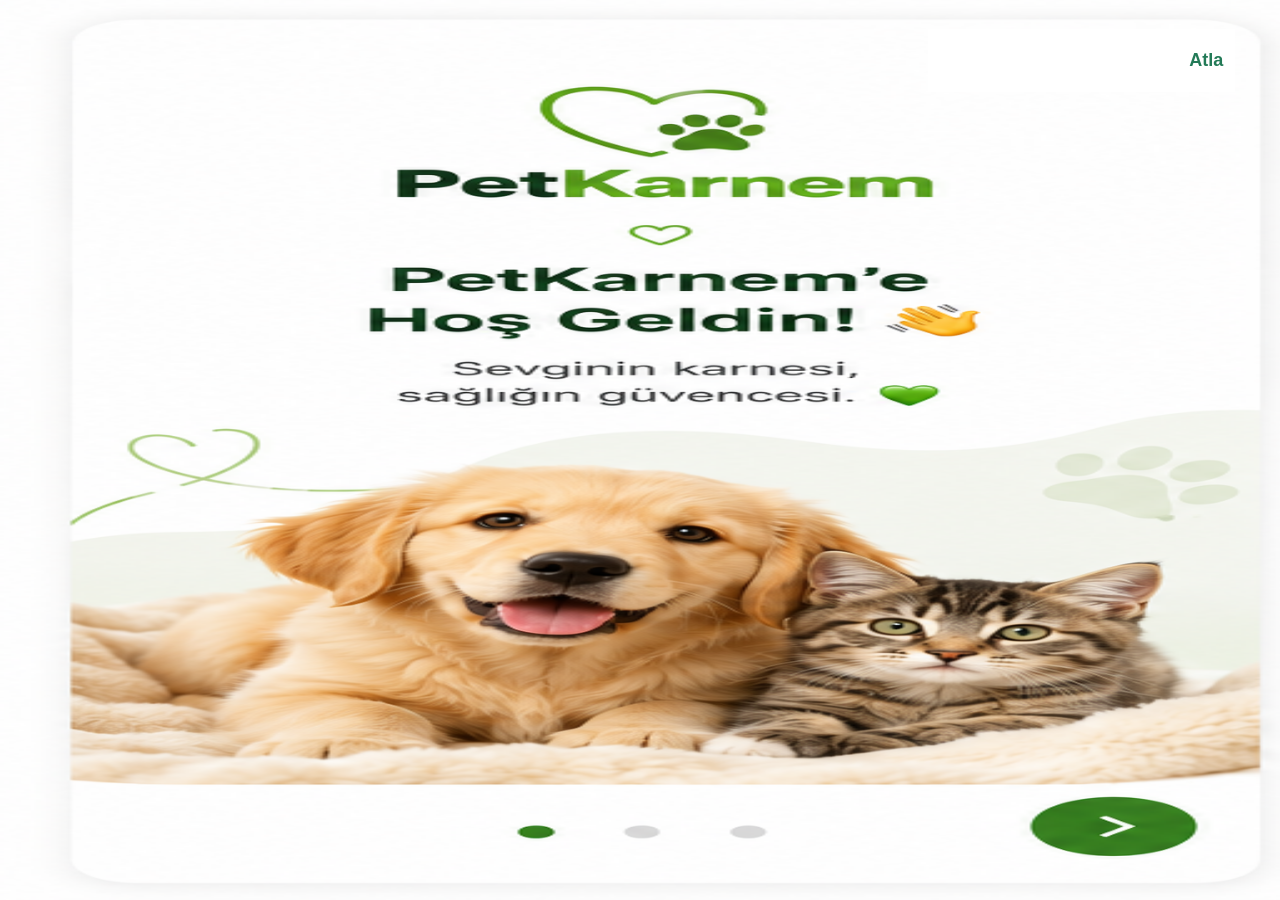
<file: index.html>
<!doctype html>
<html lang="tr">
<head>
  <meta http-equiv="Cache-Control" content="no-cache, no-store, must-revalidate">
  <meta http-equiv="Pragma" content="no-cache">
  <meta http-equiv="Expires" content="0">
  <meta charset="utf-8">
  <meta name="viewport" content="width=device-width,initial-scale=1,viewport-fit=cover">
  <meta name="theme-color" content="#237A57">
  <title>PetKarnem</title>
  <link rel="manifest" href="manifest.webmanifest?v=2124">
  <link rel="apple-touch-icon" href="icon-192.png?v=2124">
  <link rel="stylesheet" href="styles.css?v=2124">
</head>
<body>
<input id="petPhotoPicker" type="file" accept="image/*" style="display:none">

<div id="pkOnboardingHost" style="position:fixed;left:0;top:0;width:100vw;height:100svh;z-index:2147483000;background:#fff;overflow:hidden;overscroll-behavior:none;">
  <iframe
    id="pkOnboardingFrame"
    src="onboarding.html"
    title="PetKarnem tanıtım"
    style="display:block;width:100vw;height:100svh;border:0;background:#fff;overflow:hidden;"
    allow="fullscreen">
  </iframe>
</div>




<div id="app">
  <header class="topbar refTopbar">
      <div class="refBrand">
        <img src="petkarnem-approved-art.jpg" alt="">
        <div class="refWordmark"><span>Pet</span><b>Karnem</b></div>
      </div>
    
  <button
  type="button"
  id="notificationsBtn"
  aria-label="Bildirimler"
  style="margin-left:auto;border:0;background:transparent;font-size:30px;line-height:1;padding:6px;cursor:pointer;position:relative;"
>
  🔔
  <span
    id="notificationsBadge"
    style="
      display:none;
      position:absolute;
      top:-2px;
      right:-4px;
      min-width:16px;
      height:16px;
      padding:0 4px;
      border-radius:999px;
      background:#e53935;
      color:white;
      font-size:11px;
      font-weight:700;
      line-height:16px;
      text-align:center;
      box-sizing:border-box;
    "
  ></span>
</button>
    

    </header>

  <main>
    <section id="homeView" class="view active refHome">
      <div class="refWelcome">
        <div>
          <h2 id="welcomeName">Merhaba 👋</h2>
          <p>Minik dostlarının sağlık yolculuğunu<br>birlikte takip edelim.</p>
          <button type="button" class="pkHomeGuideBtn" id="openHomeUsageGuideBtn">Nasıl Kullanılır?</button>
        </div>
        <div class="refWelcomePaw">🐾</div>
      </div>

      <div class="refSectionHead">
        <h2>Dostlarım</h2>
        <button type="button" id="showAllPetsBtn">Tümünü Gör ›</button>
      </div>

      <div id="refPetsGrid" class="refPetsGrid"></div>

      <div class="refSectionHead refUpcomingHead">
        <h2>Yaklaşan Planlar</h2>
        <button type="button" id="goCalendarBtn">Takvime Git ›</button>
      </div>

      <div id="refUpcomingList" class="refUpcomingList"></div>

      <button id="addPetBtn" class="srOnly" type="button">Pet Ekle</button>
      <div id="petsList" class="srOnly"></div>
    </section>

    <section id="petDetailView" class="view petDetailView">
      <div class="detailTop">
        <button type="button" id="petDetailBack" class="detailBack">←</button>
        <h2>Dost Bilgileri</h2>
        <button type="button" id="petDetailEdit" class="detailEdit">Düzenle</button>
      </div>

      <div class="detailIdentity">
        <div class="detailPhotoWrap">
          <div class="pkPhotoEditWrap">
  <img id="petDetailPhoto" src="pet-cat.jpg" alt="">
  <button id="petPhotoCameraBtn" class="pkCameraButton" type="button" aria-label="Fotoğrafı değiştir">
    <span aria-hidden="true">📷</span>
  </button>
</div>
        </div>
        <h1 id="petDetailName">Dostum <span>🐾</span></h1>
        <div id="petDetailMeta" class="detailMeta"></div>
      </div>

      <div class="detailInfoCard">
        <div class="detailInfoRow"><span>Cinsi</span><b id="petDetailBreed">—</b></div>
        <div class="detailInfoRow"><span>Doğum Tarihi</span><b id="petDetailBirth">—</b></div>
        <div class="detailInfoRow"><span>Güncel Kilo</span><b id="petDetailWeight">—</b></div>
        <div class="detailInfoRow"><span>Kısırlaştırma</span><b id="petDetailNeutered">—</b></div>
        <div class="detailInfoRow"><span>Mikroçip No</span><b id="petDetailChip">—</b></div>
        <div class="detailInfoRow"><span>Notlar</span><b id="petDetailNote">—</b></div>
      </div>

      <div class="detailMenuCard">
        <button type="button" id="detailHistory"><span>📋</span><b>Sağlık Bilgileri</b><strong>›</strong></button>
      </div>
    </section>

    <section id="calendarView" class="view">
      <div class="sectionHead"><h2>Takvim</h2><div class="pkCalendarLegend">
          <span><i class="pkLegendDot today"></i>Bugün</span>
          <span><i class="pkLegendDot soon"></i>Yaklaşıyor</span>
          <span><i class="pkLegendDot overdue"></i>Geçmiş</span>
        </div><button class="secondary compactBtn" onclick="window.addAppointment()">＋ Randevu / Ziyaret</button></div>
      <div class="card calendarCard">
        <div class="calendarTop"><button class="iconbtn" onclick="changeCalendarMonth(-1)">‹</button><h3 id="calendarMonthLabel"></h3><button class="iconbtn" onclick="changeCalendarMonth(1)">›</button></div>
        <div class="weekHead"><span>Pzt</span><span>Sal</span><span>Çar</span><span>Per</span><span>Cum</span><span>Cmt</span><span>Paz</span></div>
        <div id="monthGrid" class="monthGrid"></div>
      </div>
      <div class="calendarTabs"></div>
      <div id="selectedDayTitle" class="muted selectedDayTitle"></div>
      <div id="calendarList" class="stack"></div>
      <div id="pendingAppointmentsSection" style="display:none;margin-top:22px">
        <h3 style="margin:0 0 10px">İşlem Bekleyen Randevular</h3>
        <div id="pendingAppointmentsList" class="stack"></div>
      </div>
    </section>

    <section id="healthView" class="view healthReferenceView">
  <div class="healthRefPageTitle">Sağlık</div>

  <div class="healthRefPetStrip">
    <div id="healthPetPicker" class="healthRefPetPicker"></div>
  </div>

  <div class="healthRefCard">
    <div class="healthRefCardTitle">
      <span class="healthRefTitleIcon">🩺</span>
      <h2 id="healthMainTitle">Sağlık Bilgileri</h2>
    </div>
    <div id="petHealthSummary" class="healthRefSummary"></div>
  </div>

  <div class="healthRefCard healthRefAddCard">
    <div class="healthRefSectionTitle">Sağlık Kaydı Ekle</div>
    <div id="healthActions" class="healthRefActions"></div>
  </div>

  <div class="healthRefCard healthRefHistoryCard">
    <div class="healthRefHistoryHeader">
      <h3 id="healthHistoryTitle">Sağlık Geçmişi</h3>
    </div>
    <div id="healthHistoryFilters" class="healthRefFilters"></div>
    <div id="healthHistory" class="healthRefHistoryList"></div>
  </div>
</section>

    <section id="vetView" class="view">
      <h2>Veterinerim</h2>
      <div class="vetWelcomeCard">
        <div class="vetWelcomeIcon">🩺</div>
        <div class="vetWelcomeText">
          <strong>Veterinerin hep yanında 🐾</strong>
          <span>Klinik ve iletişim bilgilerini tek yerde sakla.</span>
        </div>
      </div>

<div id="vetCard"></div>
      <button class="primary big" id="addVetBtn">＋ Veteriner / Klinik Ekle</button>
    </section>

    <section id="profileView" class="view">
      <h2>Profil & Ayarlar</h2>
      <div class="card basicCard pkProfileBrandCard"><img class="pkProfileBrandLogo" src="petkarnem-approved-art.jpg" alt="PetKarnem"><div><div class="basicBadge">PetKarnem</div><h3>Ücretsiz</h3><div class="muted">Temel sağlık takibi, takvim ve veteriner kayıtları ücretsiz.</div></div></div>

     <div class="settingsGroup"><h3>Profilim</h3><div class="card settingsCard">
  <label>Ad</label><input id="profileName" placeholder="Adınız">
  <button class="primary big" id="saveProfileBtn">Profili Kaydet</button>
</div></div>

      <div class="settingsGroup"><h3>Petlerim</h3><div id="profilePetsList" class="stack"></div></div>

      <div class="settingsGroup"><h3>Yardım</h3><div class="card settingsCard">
        <button type="button" class="pkGuideOpen" id="openUsageGuideBtn">
          <span class="pkGuideOpenIcon">🐾</span>
          <span><b>Nasıl Kullanılır?</b><small>PetKarnem’i 4 kısa adımda keşfet</small></span>
          <strong>›</strong>
        </button>
      </div></div>

<div class="settingsGroup"><h3>Verilerim</h3><div class="card settingsCard">
        <button type="button" class="pkDataAction" id="backupDataBtn"><span class="pkDataIcon">📤</span><span><b>Yedek Oluştur</b><small>PetKarnem kayıtlarını yedek dosyası olarak kaydet</small></span><strong>›</strong></button>
        <div class="pkDataDivider"></div>
        <button type="button" class="pkDataAction" id="restoreDataBtn"><span class="pkDataIcon">📥</span><span><b>Yedeği Geri Yükle</b><small>Daha önce oluşturduğun PetKarnem yedeğini seç</small></span><strong>›</strong></button>
        <input id="restoreDataInput" type="file" accept=".json,application/json" hidden>
        <div class="pkDataNote">Telefon değiştirirken kayıtlarını kaybetmemek için yedek dosyanı güvenli bir yerde sakla.</div>
      </div></div>

<div class="settingsGroup"><h3>Bildirimler</h3><div class="card settingsCard">
        <b>PetKarnem Bildirimleri</b>
        <div class="muted settingsNote">Randevu, aşı ve diğer hatırlatmalar zamanı geldiğinde bildirim gönderilir.</div>
        <div class="settingsRow"><span>Durum</span><b id="pushSubscriptionStatus">Kapalı</b></div>
        <div class="muted settingsNote">Bildirim ayarlarını değiştirmek için cihazınızın Ayarlar &gt; Bildirimler &gt; PetKarnem bölümünü kullanın.</div>
      </div></div>

      <div class="settingsGroup" id="supabaseTechnicalSettings" style="display:none"><h3>Takvim Bulut Bağlantısı</h3><div class="card settingsCard">
        <b>Supabase Takvim</b>
        <div class="muted settingsNote">Takvim kayıtlarını Supabase'e yedeklemek için Connect ekranındaki Publishable Key'i bir kez gir.</div>
        <label>Publishable Key</label>
        <input id="supabasePublishableKey" type="password" autocomplete="off" placeholder="sb_publishable_...">
        <div class="settingsRow"><span>Durum</span><b id="supabaseStatus">Bağlı değil</b></div>
        <button class="primary big" id="connectSupabaseBtn" type="button">Supabase'e Bağla</button>
        <button class="secondary big" id="disconnectSupabaseBtn" type="button" style="margin-top:8px">Bağlantıyı Kes</button>
      </div></div>

      <div class="settingsGroup"><h3>Veriler &amp; Gizlilik</h3>
  <div class="card settingsCard">
    <button type="button" class="pkDataAction" id="privacyPolicyBtn">
      <span>🔒</span><span><b>Gizlilik Politikası</b><small>PetKarnem verilerinin nasıl işlendiğini gör</small></span><strong>›</strong>
    </button>
    <div class="pkDataDivider"></div>
    <button type="button" class="pkDataAction" id="termsBtn">
      <span>📄</span><span><b>Kullanım Koşulları</b><small>PetKarnem kullanım koşullarını gör</small></span><strong>›</strong>
    </button>
    <div class="pkDataDivider"></div>
    <button type="button" class="pkDataAction pkDangerAction" id="deleteAllDataBtn">
      <span>🗑️</span><span><b>Tüm Verilerimi Sil</b><small>Bu cihazdaki PetKarnem kayıtlarını kalıcı olarak sil</small></span><strong>›</strong>
    </button>
  </div>
</div>

      <div class="settingsGroup"><h3>Hakkında</h3><div class="card">
        <div class="settingsRow"><span>Uygulama</span><b>PetKarnem</b></div>
        <div class="settingsRow"><span>Sürüm</span><b>1.0.0</b></div>
        <div class="settingsRow">
  <span>Destek / İletişim</span>
  <b>
    <a href="mailto:petkarnem07@gmail.com" style="color:inherit;text-decoration:none;">
      petkarnem07@gmail.com
    </a>
  </b>
</div>
        
      </div></div>
    </section>
  

</main>

  <nav class="bottomnav">
    <button data-view="homeView" class="navitem active" onclick="switchView('homeView',this)">🏠<span>Ana Sayfa</span></button>
    <button data-view="vetView" class="navitem" onclick="switchView('vetView',this)">🩺<span>Veterinerim</span></button>
    <button data-view="healthView" class="navitem" onclick="switchView('healthView',this)">❤️<span>Sağlık</span></button>
    <button data-view="calendarView" class="navitem" onclick="switchView('calendarView',this)">📅<span>Takvim</span></button>
    <button data-view="profileView" class="navitem" onclick="switchView('profileView',this)">👤<span>Profil</span></button>
  </nav>
</div>

<dialog id="modal">
  <form method="dialog" id="modalForm">
    <div class="modalHead">
      <h3 id="modalTitle">Yeni Kayıt</h3>
      <button type="button" id="modalCloseX" class="iconbtn modalCloseBtn" aria-label="Kapat">✕</button>
    </div>
    <div id="modalBody"></div>
    <div class="modalActions">
      <button value="cancel" class="secondary">Vazgeç</button>
      <button value="default" class="primary" id="saveModalBtn">Kaydet</button>
    </div>
  </form>
</dialog>

<script src="app.js?v=2124"></script>

<script>
(function(){
  window.addEventListener('message', function(e){
    if(e.origin !== location.origin) return;
    const d=e.data || {};
    if(d.source !== 'petkarnem-onboarding') return;

    const host=document.getElementById('pkOnboardingHost');
    if(host) host.remove();

    // Onboarding kapandıktan sonra ana ekranı mutlaka yeniden çiz.
    // Özellikle "Atla" akışında iframe kaldırılırken ilk render kaçabiliyordu.
    setTimeout(function(){
      try{
        document.body.classList.remove('petDetailMode');
        document.querySelectorAll('.navitem').forEach(function(b){
          b.classList.toggle('active', b.dataset.view === 'homeView');
        });
        document.querySelectorAll('.view').forEach(function(v){
          v.classList.toggle('active', v.id === 'homeView');
        });
        if(typeof renderAll === 'function') renderAll();
        if(typeof pkResetPageScroll === 'function') pkResetPageScroll('homeView');
      }catch(err){ console.error('PetKarnem onboarding finalize', err); }

    },50);
  });
})();
</script>

</body>
</html>
</file>
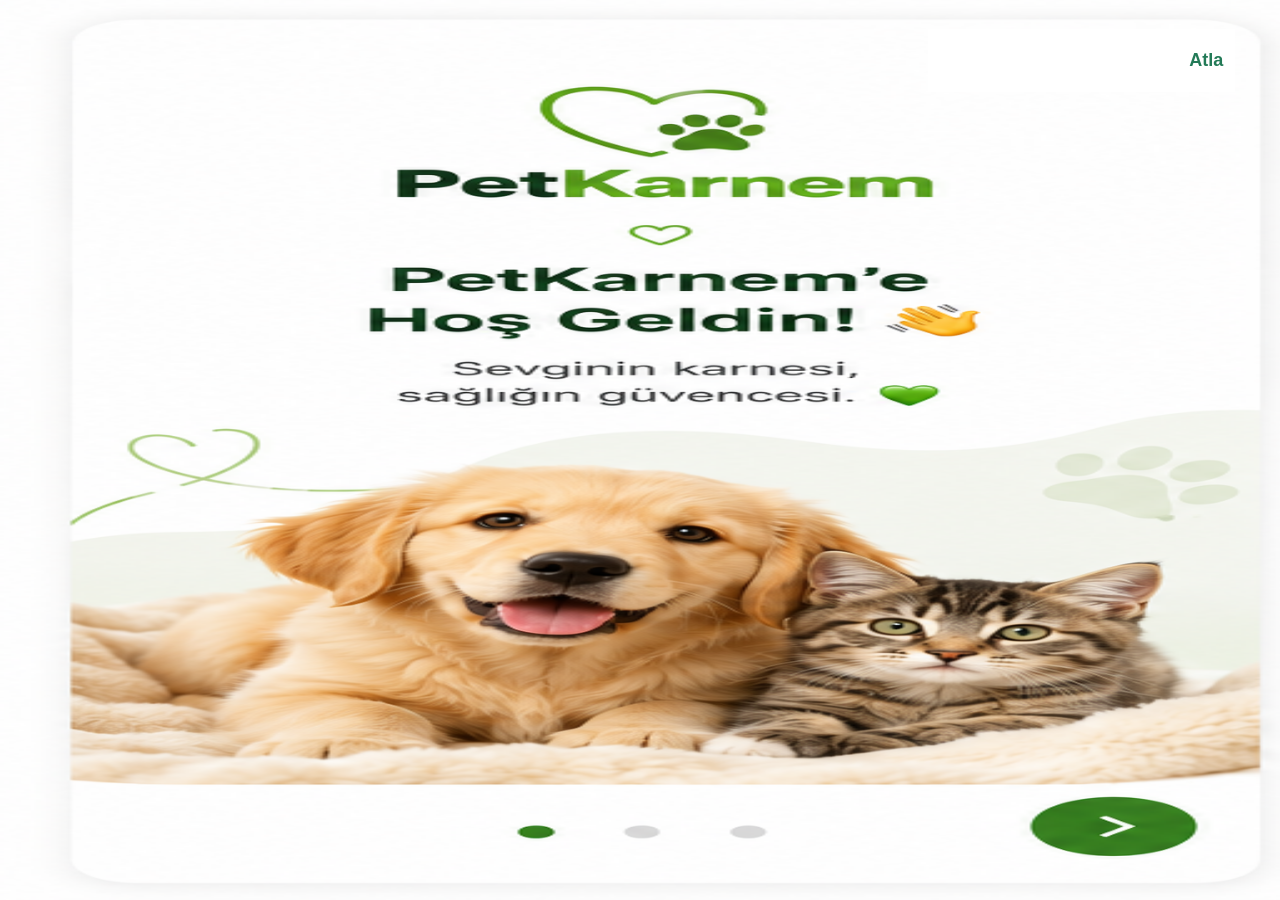
<file: onboarding.html>
<!doctype html>
<html lang="tr">
<head>
<meta charset="utf-8">
<meta name="viewport" content="width=device-width,initial-scale=1,viewport-fit=cover">
<title>PetKarnem Onboarding</title>
<style>
*{box-sizing:border-box}
html,body{
  margin:0;
  width:100%;
  height:100%;
  overflow:hidden;
  background:#fff;
  overscroll-behavior:none;
  touch-action:none;
  -webkit-text-size-adjust:100%;
}
#app{
  position:fixed;
  left:0;top:0;
  width:100vw;
  height:100svh;
  overflow:hidden;
  background:#fff;
  font-family:-apple-system,BlinkMacSystemFont,"Segoe UI",sans-serif;
  touch-action:none;
  overscroll-behavior:none;
}
.slide{
  position:absolute;
  left:0;top:0;
  width:100vw;
  height:100svh;
  display:none;
  background:#fff;
  overflow:hidden;
  contain:layout paint size;
}
.slide.active{display:block}
.crop{
  position:absolute;
  left:0;top:0;
  width:100vw;
  height:100svh;
  background-image:url("onboarding-triptych.png");
  background-repeat:no-repeat;
  background-size:300vw 100svh;
  background-color:#fff;
  will-change:auto;
  transform:translateZ(0);
  backface-visibility:hidden;
}
.c1{background-position:0 0}
.c2{background-position:-100vw 0}
.c3{background-position:-200vw 0}
.skip{
  position:absolute;
  right:3.5%;
  top:3.2%;
  width:24%;
  height:7%;
  border:0;
  background:#fff;
  color:transparent;
  z-index:5;
  display:flex;
  justify-content:flex-end;
  align-items:center;
  padding:0 12px 0 0;
  touch-action:manipulation;
}

.skip::after{
  content:"Atla";
  color:#237A57;
  font-size:18px;
  font-weight:800;
}
.next{
  position:absolute;right:4.7%;bottom:calc(env(safe-area-inset-bottom) + 3.2%);
  width:18%;height:10%;border:0;background:transparent;color:transparent;z-index:5;
  touch-action:manipulation
}
.add{
  position:absolute;left:8%;right:8%;bottom:calc(env(safe-area-inset-bottom) + 10.5%);
  height:8%;border:0;background:transparent;color:transparent;z-index:5;
  touch-action:manipulation
}
.dots{
  position:absolute;left:35%;right:35%;bottom:calc(env(safe-area-inset-bottom) + 4%);
  height:5%;z-index:4;display:flex;justify-content:center;gap:8px;align-items:center
}
.dots button{
  width:36px;height:36px;border:0;background:transparent;border-radius:50%;
  touch-action:manipulation
}
</style>
</head>
<body>
<div id="app">
  <section class="slide active">
    <div class="crop c1"></div>
    <button class="skip" aria-label="Atla">Atla</button>
    <button class="next" aria-label="İleri">İleri</button>
    <div class="dots">
      <button data-go="0"></button><button data-go="1"></button><button data-go="2"></button>
    </div>
  </section>

  <section class="slide">
    <div class="crop c2"></div>
    <button class="skip" aria-label="Atla">Atla</button>
    <button class="next" aria-label="İleri">İleri</button>
    <div class="dots">
      <button data-go="0"></button><button data-go="1"></button><button data-go="2"></button>
    </div>
  </section>

  <section class="slide">
    <div class="crop c3"></div>
    <button class="skip" aria-label="Atla">Atla</button>
    <button class="add" aria-label="Dostunu Ekle">Dostunu Ekle</button>
    <div class="dots">
      <button data-go="0"></button><button data-go="1"></button><button data-go="2"></button>
    </div>
  </section>
</div>

<script>
(function(){
  const pages=[...document.querySelectorAll('.slide')];
  let index=0,sx=0,sy=0;

  function show(i){
    index=Math.max(0,Math.min(2,i));
    pages.forEach((p,n)=>p.classList.toggle('active',n===index));
  }

  function send(type){
    parent.postMessage({source:'petkarnem-onboarding',type:type}, location.origin);
  }

  document.querySelectorAll('.skip').forEach(b=>b.addEventListener('click',()=>send('skip')));
  document.querySelectorAll('.next').forEach(b=>b.addEventListener('click',()=>show(index+1)));
  document.querySelector('.add').addEventListener('click',()=>send('addFriend'));
  document.querySelectorAll('.dots button').forEach(b=>b.addEventListener('click',()=>show(Number(b.dataset.go))));

  document.getElementById('app').addEventListener('touchstart',e=>{
    const t=e.touches[0];sx=t.clientX;sy=t.clientY;
  },{passive:true});

  document.getElementById('app').addEventListener('touchmove',e=>{
    e.preventDefault();
  },{passive:false});

  document.getElementById('app').addEventListener('touchend',e=>{
    const t=e.changedTouches[0],dx=t.clientX-sx,dy=t.clientY-sy;
    if(Math.abs(dx)>50 && Math.abs(dx)>Math.abs(dy)){
      dx<0 ? show(index+1) : show(index-1);
    }
  },{passive:true});

  show(0);
})();
</script>
</body>
</html>
</file>
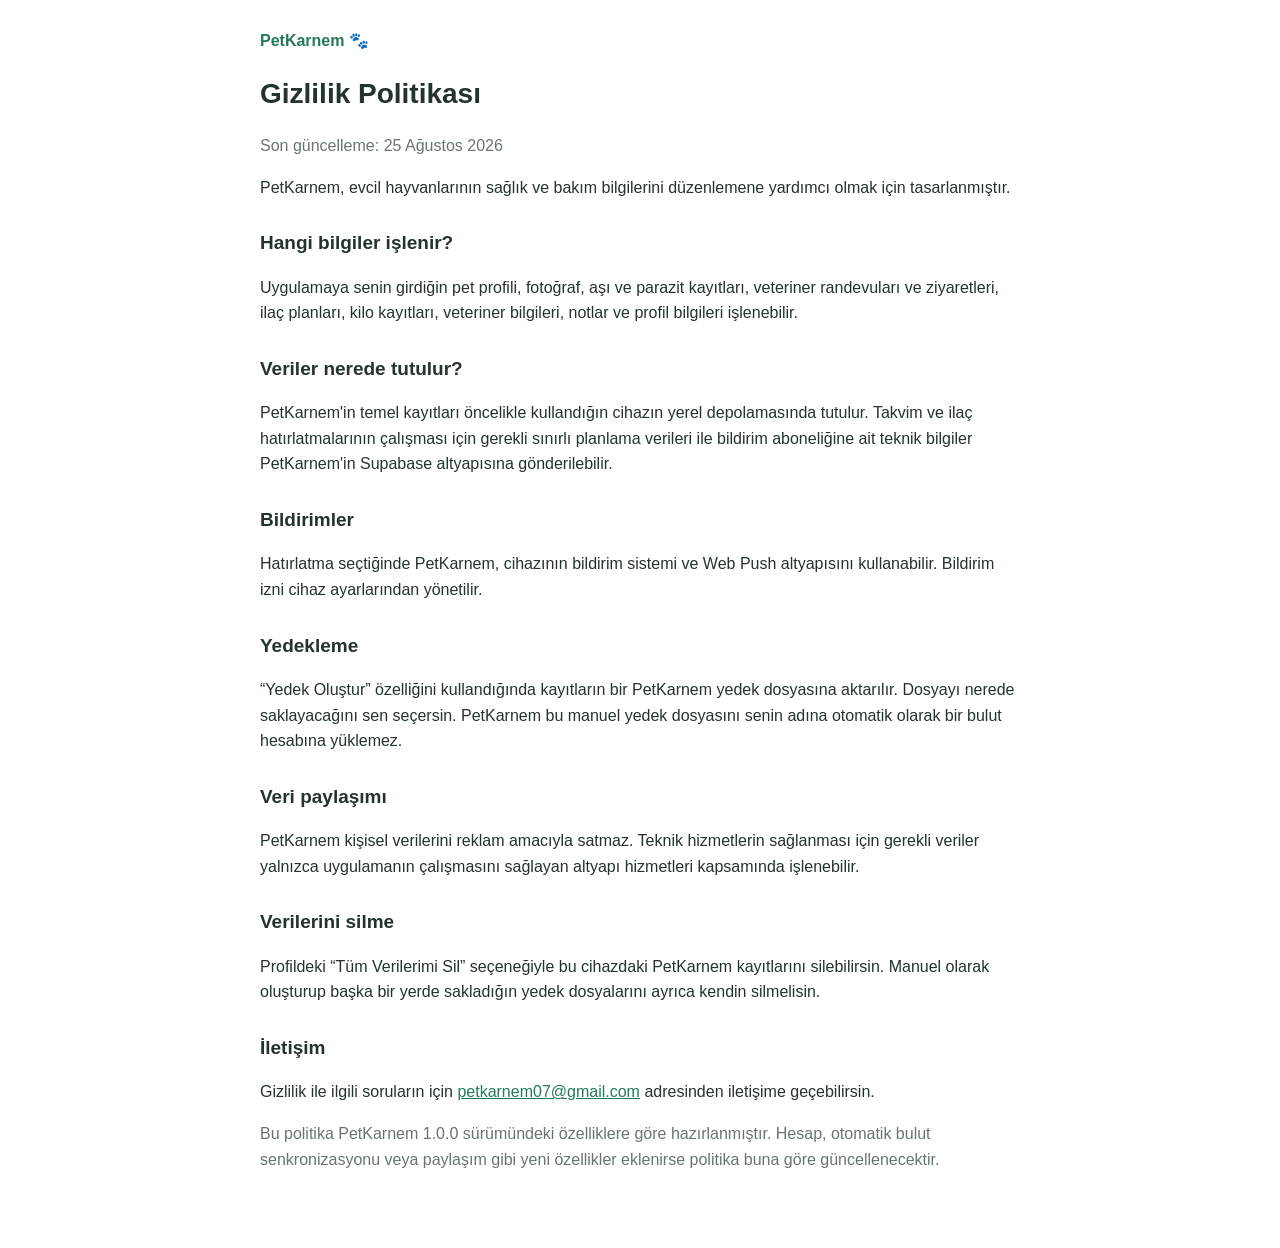
<file: privacy.html>
<!doctype html>
<html lang="tr">
<head>
<meta charset="utf-8">
<meta name="viewport" content="width=device-width,initial-scale=1">
<title>PetKarnem Gizlilik Politikası</title>
<style>
body{font-family:-apple-system,BlinkMacSystemFont,"Segoe UI",sans-serif;max-width:760px;margin:0 auto;padding:28px 20px 60px;color:#24332d;line-height:1.6;background:#fff}
h1{font-size:28px;margin-bottom:4px} h2{font-size:19px;margin-top:28px}
.muted{color:#68756f} a{color:#237a57} .brand{font-weight:700;color:#237a57}
</style>
</head>
<body>
<div class="brand">PetKarnem 🐾</div>
<h1>Gizlilik Politikası</h1>
<p class="muted">Son güncelleme: 25 Ağustos 2026</p>
<p>PetKarnem, evcil hayvanlarının sağlık ve bakım bilgilerini düzenlemene yardımcı olmak için tasarlanmıştır.</p>

<h2>Hangi bilgiler işlenir?</h2>
<p>Uygulamaya senin girdiğin pet profili, fotoğraf, aşı ve parazit kayıtları, veteriner randevuları ve ziyaretleri, ilaç planları, kilo kayıtları, veteriner bilgileri, notlar ve profil bilgileri işlenebilir.</p>

<h2>Veriler nerede tutulur?</h2>
<p>PetKarnem'in temel kayıtları öncelikle kullandığın cihazın yerel depolamasında tutulur. Takvim ve ilaç hatırlatmalarının çalışması için gerekli sınırlı planlama verileri ile bildirim aboneliğine ait teknik bilgiler PetKarnem'in Supabase altyapısına gönderilebilir.</p>

<h2>Bildirimler</h2>
<p>Hatırlatma seçtiğinde PetKarnem, cihazının bildirim sistemi ve Web Push altyapısını kullanabilir. Bildirim izni cihaz ayarlarından yönetilir.</p>

<h2>Yedekleme</h2>
<p>“Yedek Oluştur” özelliğini kullandığında kayıtların bir PetKarnem yedek dosyasına aktarılır. Dosyayı nerede saklayacağını sen seçersin. PetKarnem bu manuel yedek dosyasını senin adına otomatik olarak bir bulut hesabına yüklemez.</p>

<h2>Veri paylaşımı</h2>
<p>PetKarnem kişisel verilerini reklam amacıyla satmaz. Teknik hizmetlerin sağlanması için gerekli veriler yalnızca uygulamanın çalışmasını sağlayan altyapı hizmetleri kapsamında işlenebilir.</p>

<h2>Verilerini silme</h2>
<p>Profildeki “Tüm Verilerimi Sil” seçeneğiyle bu cihazdaki PetKarnem kayıtlarını silebilirsin. Manuel olarak oluşturup başka bir yerde sakladığın yedek dosyalarını ayrıca kendin silmelisin.</p>

<h2>İletişim</h2>
<p>Gizlilik ile ilgili soruların için <a href="mailto:petkarnem07@gmail.com">petkarnem07@gmail.com</a> adresinden iletişime geçebilirsin.</p>

<p class="muted">Bu politika PetKarnem 1.0.0 sürümündeki özelliklere göre hazırlanmıştır. Hesap, otomatik bulut senkronizasyonu veya paylaşım gibi yeni özellikler eklenirse politika buna göre güncellenecektir.</p>
</body>
</html>
</file>
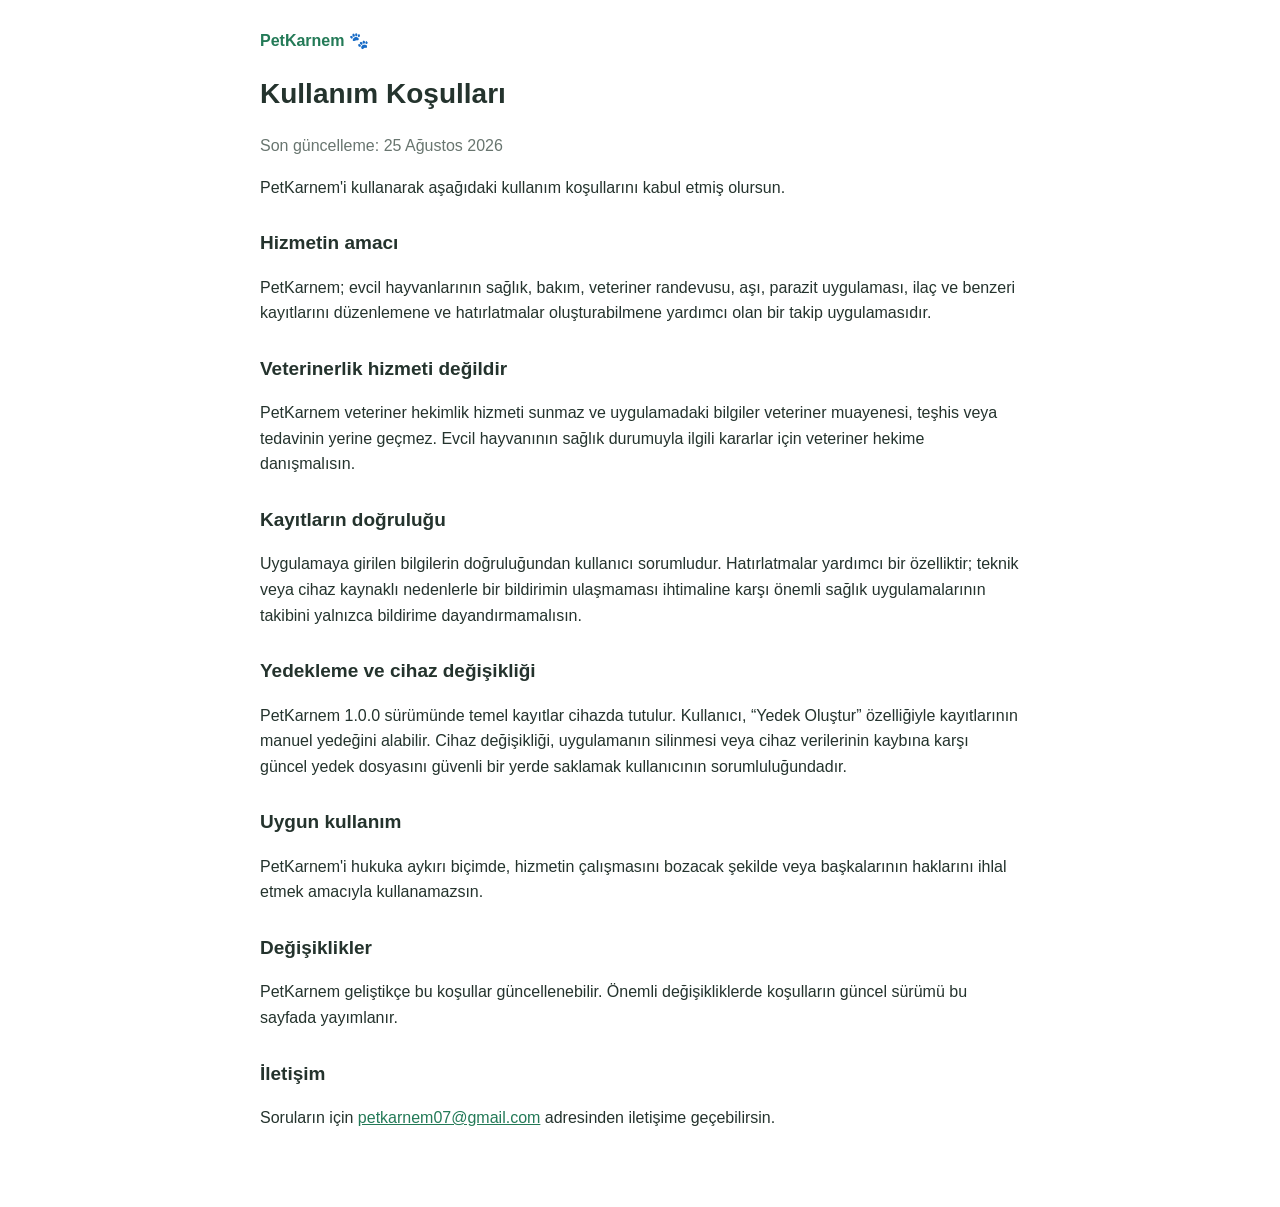
<file: terms.html>
<!doctype html>
<html lang="tr">
<head>
<meta charset="utf-8">
<meta name="viewport" content="width=device-width,initial-scale=1">
<title>PetKarnem Kullanım Koşulları</title>
<style>
body{font-family:-apple-system,BlinkMacSystemFont,"Segoe UI",sans-serif;max-width:760px;margin:0 auto;padding:28px 20px 60px;color:#24332d;line-height:1.6;background:#fff}
h1{font-size:28px;margin-bottom:4px} h2{font-size:19px;margin-top:28px}
.muted{color:#68756f} a{color:#237a57}.brand{font-weight:700;color:#237a57}
</style>
</head>
<body>
<div class="brand">PetKarnem 🐾</div>
<h1>Kullanım Koşulları</h1>
<p class="muted">Son güncelleme: 25 Ağustos 2026</p>

<p>PetKarnem'i kullanarak aşağıdaki kullanım koşullarını kabul etmiş olursun.</p>

<h2>Hizmetin amacı</h2>
<p>PetKarnem; evcil hayvanlarının sağlık, bakım, veteriner randevusu, aşı, parazit uygulaması, ilaç ve benzeri kayıtlarını düzenlemene ve hatırlatmalar oluşturabilmene yardımcı olan bir takip uygulamasıdır.</p>

<h2>Veterinerlik hizmeti değildir</h2>
<p>PetKarnem veteriner hekimlik hizmeti sunmaz ve uygulamadaki bilgiler veteriner muayenesi, teşhis veya tedavinin yerine geçmez. Evcil hayvanının sağlık durumuyla ilgili kararlar için veteriner hekime danışmalısın.</p>

<h2>Kayıtların doğruluğu</h2>
<p>Uygulamaya girilen bilgilerin doğruluğundan kullanıcı sorumludur. Hatırlatmalar yardımcı bir özelliktir; teknik veya cihaz kaynaklı nedenlerle bir bildirimin ulaşmaması ihtimaline karşı önemli sağlık uygulamalarının takibini yalnızca bildirime dayandırmamalısın.</p>

<h2>Yedekleme ve cihaz değişikliği</h2>
<p>PetKarnem 1.0.0 sürümünde temel kayıtlar cihazda tutulur. Kullanıcı, “Yedek Oluştur” özelliğiyle kayıtlarının manuel yedeğini alabilir. Cihaz değişikliği, uygulamanın silinmesi veya cihaz verilerinin kaybına karşı güncel yedek dosyasını güvenli bir yerde saklamak kullanıcının sorumluluğundadır.</p>

<h2>Uygun kullanım</h2>
<p>PetKarnem'i hukuka aykırı biçimde, hizmetin çalışmasını bozacak şekilde veya başkalarının haklarını ihlal etmek amacıyla kullanamazsın.</p>

<h2>Değişiklikler</h2>
<p>PetKarnem geliştikçe bu koşullar güncellenebilir. Önemli değişikliklerde koşulların güncel sürümü bu sayfada yayımlanır.</p>

<h2>İletişim</h2>
<p>Soruların için <a href="mailto:petkarnem07@gmail.com">petkarnem07@gmail.com</a> adresinden iletişime geçebilirsin.</p>
</body>
</html>
</file>
<file: styles.css>
:root{
  --green:#237A57; --green2:#3E8E68; --mint:#EAF6EF; --bg:#F7FAF8;
  --text:#1D2A23; --muted:#6E7D74; --line:#E2E9E4; --red:#C94C4C;
}
*{box-sizing:border-box}
body{margin:0;font-family:-apple-system,BlinkMacSystemFont,"Segoe UI",sans-serif;background:var(--bg);color:var(--text)}
button,input,select,textarea{font:inherit}
#app{max-width:540px;margin:0 auto;min-height:100vh;padding-bottom:86px}
.topbar{position:sticky;top:0;z-index:5;display:flex;justify-content:space-between;align-items:center;padding:18px 16px;background:rgba(247,250,248,.94);backdrop-filter:blur(16px);border-bottom:1px solid var(--line)}
.brand{font-size:24px;font-weight:800;color:var(--green)}
.subtitle{font-size:12px;color:var(--muted)}
main{padding:16px}
.view{display:none}.view.active{display:block}
h2{font-size:24px;margin:10px 0 14px} h3{margin:0 0 10px}
.card{background:#fff;border:1px solid var(--line);border-radius:20px;padding:16px;box-shadow:0 6px 20px rgba(35,122,87,.05)}
.stack{display:grid;gap:12px}
.grid2{display:grid;grid-template-columns:1fr 1fr;gap:12px;margin:14px 0 22px}
.petcard{display:flex;align-items:center;gap:12px;cursor:pointer}
.avatar{width:52px;height:52px;border-radius:50%;display:grid;place-items:center;background:var(--mint);font-size:28px}
.petmeta{flex:1}.petname{font-weight:800;font-size:18px}.muted{color:var(--muted);font-size:13px}
.primary,.secondary,.danger,.iconbtn{border:0;border-radius:14px;padding:12px 16px}
.primary{background:var(--green);color:white;font-weight:700}
.secondary{background:#EEF3F0;color:var(--text);font-weight:700}
.danger{background:#FFF0F0;color:var(--red);font-weight:700}
.big{width:100%;min-height:52px}
.iconbtn{background:transparent;padding:8px}
.summary{margin-top:18px}
.actionCard{background:#fff;border:1px solid var(--line);border-radius:18px;padding:16px;text-align:left}
.actionCard b{display:block;margin-top:8px}
.chips{display:flex;gap:8px;overflow:auto;padding-bottom:4px}
.chip{border:1px solid var(--line);background:white;border-radius:999px;padding:8px 12px;white-space:nowrap}
.chip.active{background:var(--green);color:#fff;border-color:var(--green)}
.status-overdue{border-left:4px solid var(--red)}
.status-today{border-left:4px solid #E6A23C}
.status-upcoming{border-left:4px solid var(--green2)}
.row{display:flex;gap:8px;align-items:center}
.row>*{flex:1}
label{display:block;font-size:13px;font-weight:700;margin:10px 0 6px}
input,select,textarea{width:100%;padding:12px;border:1px solid var(--line);border-radius:14px;background:#fff}
textarea{min-height:80px}
input[type="date"]{
  min-height:0;
  height:auto;
}

.bottomnav{position:fixed;bottom:0;left:50%;transform:translateX(-50%);width:min(540px,100%);display:grid;grid-template-columns:repeat(5,1fr);background:#fff;border-top:1px solid var(--line);padding:8px 6px calc(8px + env(safe-area-inset-bottom));z-index:6}
.navitem{background:transparent;border:0;color:var(--muted);display:grid;gap:3px;place-items:center;font-size:18px}
.navitem span{font-size:10px}.navitem.active{color:var(--green);font-weight:700}
dialog{border:0;border-radius:22px;width:min(92vw,500px);padding:0;box-shadow:0 30px 80px rgba(0,0,0,.25)}
dialog::backdrop{background:rgba(0,0,0,.35)}
#modalForm{padding:18px}.modalHead{display:flex;justify-content:space-between;align-items:center}.modalActions{display:flex;gap:10px;justify-content:flex-end;margin-top:18px}
.empty{color:var(--muted);text-align:center;padding:24px}
.smallbtn{border:0;border-radius:10px;padding:8px 10px;background:#EEF3F0}

.grid2 .actionCard:last-child:nth-child(odd){grid-column:1/-1}

.summaryLine{padding:7px 0;border-bottom:1px solid var(--line);font-size:14px}
.summaryLine:last-child{border-bottom:0}
.calendarActions{display:flex;gap:6px;flex-wrap:wrap}
.calendarActions button{flex:1;min-width:90px}

.petHomeGroup{display:grid;gap:8px;margin-bottom:18px}
.petSummaryCard{margin-left:12px;border-top-left-radius:10px}

.brandPets{font-size:21px;letter-spacing:-4px;margin-right:6px}
.welcomeHero{display:flex;align-items:center;gap:14px;background:linear-gradient(135deg,#EAF6EF,#fff);border:1px solid var(--line);border-radius:22px;padding:16px;margin-bottom:14px}
.welcomeHero h2{margin:0 0 5px;font-size:20px}.heroPets{display:flex;min-width:88px}
.heroPet{width:54px;height:54px;border-radius:50%;display:grid;place-items:center;font-size:34px;background:#fff;border:1px solid var(--line);box-shadow:0 6px 18px rgba(35,122,87,.08)}
.heroPet.dog{margin-left:-14px;background:#F4FBF6}
.basicCard{background:linear-gradient(135deg,#EAF6EF,#fff);margin-bottom:18px}.basicBadge{display:inline-block;background:var(--green);color:#fff;border-radius:999px;padding:6px 10px;font-size:12px;font-weight:800;margin-bottom:8px}
.settingsGroup{margin:20px 0}.settingsCard label{margin-top:12px}.toggleRow{display:flex!important;align-items:center;justify-content:space-between;gap:12px;padding:12px 0}.toggleRow input{width:auto;transform:scale(1.2)}
.settingsNote{margin-top:12px;line-height:1.4}.settingsRow{display:flex;justify-content:space-between;gap:14px;padding:10px 0;border-bottom:1px solid var(--line)}.settingsLink{display:flex;justify-content:space-between;padding:13px 0;border-top:1px solid var(--line);color:var(--green);font-weight:700}

.sectionHead{display:flex;align-items:center;justify-content:space-between;gap:12px}
.compactBtn{padding:9px 12px}.historyChips{margin-bottom:12px}.calendarCard{padding:14px;margin-bottom:14px}
.calendarTop{display:flex;align-items:center;justify-content:space-between}.calendarTop h3{margin:0;text-transform:capitalize}
.weekHead{display:grid;grid-template-columns:repeat(7,1fr);gap:4px;margin:10px 0 4px;text-align:center;font-size:11px;color:var(--muted);font-weight:700}
.monthGrid{display:grid;grid-template-columns:repeat(7,1fr);gap:4px}.dayCell{position:relative;min-height:44px;border:0;border-radius:12px;background:#F8FBF9;color:var(--text);display:flex;flex-direction:column;align-items:center;justify-content:center;gap:4px}.dayCell.blank{background:transparent}.dayCell.today{outline:2px solid var(--green)}.dayCell.selected{background:var(--green);color:#fff}.dayDots{display:flex;gap:2px}.dayDots i{width:5px;height:5px;border-radius:50%;display:block;background:var(--green2)}.dayDots i.appointment{background:#7A6FE8}.dayDots i.vaccine{background:#3E8E68}.dayDots i.internal{background:#C79840}.dayDots i.external{background:#4E86C6}
.calendarTabs{display:flex;gap:8px;margin:12px 0}.selectedDayTitle{margin:6px 0 10px;font-weight:700}.calendarPetTitle{font-size:15px;margin-bottom:6px}

/* v2.3.5: Sağlık Geçmişi kategorilerinin tamamı telefonda görünür */
.historyChips{
  display:flex;
  flex-wrap:wrap;
  gap:7px;
  overflow:visible;
}
.historyChips .chip{
  flex:0 0 auto;
  white-space:nowrap;
}

/* v2.4 — daha sıcak ve renkli PetKarnem görsel dili */
:root{
  --mintSoft:#EAF7F0;
  --peachSoft:#FFF0E7;
  --blueSoft:#EAF3FF;
  --pinkSoft:#FCECF4;
  --yellowSoft:#FFF6D9;
  --lilacSoft:#F2ECFF;
  --sageSoft:#EFF6EA;
}

body{
  background:
    radial-gradient(circle at top left, rgba(35,122,87,.06), transparent 34%),
    linear-gradient(180deg,#FBFDFB 0%,#F7FAF8 100%);
}

.topbar{
  background:rgba(252,254,252,.94);
  box-shadow:0 4px 18px rgba(35,122,87,.05);
}

.brand{
  letter-spacing:-.3px;
}

.welcomeHero{
  position:relative;
  overflow:hidden;
  background:
    radial-gradient(circle at 90% 10%, rgba(255,216,191,.55), transparent 28%),
    radial-gradient(circle at 8% 85%, rgba(210,236,255,.7), transparent 30%),
    linear-gradient(135deg,#EEF9F2 0%,#FFF9F4 100%);
  border-color:#DCEBE1;
  box-shadow:0 10px 28px rgba(35,122,87,.08);
}
.welcomeHero::after{
  content:"🐾  ♡  🐾";
  position:absolute;
  right:14px;
  bottom:8px;
  font-size:16px;
  opacity:.12;
  letter-spacing:5px;
}

.heroPet{
  border:none;
  box-shadow:0 7px 20px rgba(35,122,87,.12);
}
.heroPet:first-child{background:var(--peachSoft)}
.heroPet.dog{background:var(--blueSoft)}

.card{
  border-color:#E7ECE8;
  box-shadow:0 7px 22px rgba(35,122,87,.055);
}

.petHomeGroup:nth-child(odd) .petcard{
  background:linear-gradient(135deg,#FFF9F5,#FFFFFF);
}
.petHomeGroup:nth-child(even) .petcard{
  background:linear-gradient(135deg,#F2F8FF,#FFFFFF);
}
.petSummaryCard{
  background:linear-gradient(135deg,#F3FAF6,#FFFFFF);
}

.avatar{
  box-shadow:inset 0 0 0 1px rgba(35,122,87,.06);
}

/* Sağlık kayıt giriş kartları */
#healthActions .actionCard{
  transition:transform .12s ease, box-shadow .12s ease;
  border:none;
  box-shadow:0 7px 18px rgba(35,122,87,.07);
}
#healthActions .actionCard:active{transform:scale(.98)}
#healthActions .actionCard:nth-child(1){background:var(--lilacSoft)}
#healthActions .actionCard:nth-child(2){background:var(--blueSoft)}
#healthActions .actionCard:nth-child(3){background:var(--pinkSoft)}
#healthActions .actionCard:nth-child(4){background:var(--yellowSoft)}
#healthActions .actionCard:nth-child(5){background:var(--mintSoft)}

#healthActions .actionCard:nth-child(1) b{color:#6751A8}
#healthActions .actionCard:nth-child(2) b{color:#3D6E9F}
#healthActions .actionCard:nth-child(3) b{color:#A64F73}
#healthActions .actionCard:nth-child(4) b{color:#8B6A18}
#healthActions .actionCard:nth-child(5) b{color:#317557}

/* Sağlık özeti */
#petHealthSummary{
  background:linear-gradient(135deg,#F5FBF7,#FFFFFF);
  border-color:#DDEBE2;
}
.summaryLine{
  border-bottom-color:#E9EFEB;
}

/* Sağlık geçmişi chipleri */
.historyChips .chip{
  background:#fff;
  box-shadow:0 3px 10px rgba(35,122,87,.04);
}
.historyChips .chip.active{
  box-shadow:0 5px 14px rgba(35,122,87,.16);
}

/* Takvim */
.calendarCard{
  background:linear-gradient(180deg,#FFFFFF,#FBFDFB);
}
.dayCell{
  background:#FAFCFA;
}
.dayCell:nth-child(7n+6), .dayCell:nth-child(7n+7){
  background:#FFF9F5;
}
.dayCell.today{
  background:#EEF8F2;
}
.dayCell.selected{
  background:linear-gradient(135deg,#237A57,#3E8E68);
  box-shadow:0 6px 16px rgba(35,122,87,.2);
}

/* Veteriner */
#vetCard .card:first-child{
  background:linear-gradient(135deg,#FFF8EA,#FFFFFF);
  border-color:#F3E6C8;
}

/* Profil */
.basicCard{
  background:
    radial-gradient(circle at 88% 18%, rgba(255,217,189,.45), transparent 25%),
    linear-gradient(135deg,#EEF9F2,#FFFFFF);
  box-shadow:0 10px 26px rgba(35,122,87,.08);
}

.primary{
  box-shadow:0 6px 14px rgba(35,122,87,.16);
}
.secondary{
  background:#F0F5F2;
}

.bottomnav{
  box-shadow:0 -6px 20px rgba(35,122,87,.06);
}
.navitem.active{
  background:#EEF8F2;
  border-radius:12px;
  padding:6px 4px;
}

/* Modal */
dialog{
  border:1px solid #E4EAE6;
}
#modalForm{
  background:linear-gradient(180deg,#FFFFFF,#FCFEFC);
}

/* v2.4.1 — Sağlık Geçmişi kategori sekmelerinde kontrast düzeltmesi */
.historyChips .chip{
  color:#2F3D35;
  border:1px solid #D9E5DD;
  background:#FFFFFF;
  font-weight:700;
}

.historyChips .chip.active{
  color:#FFFFFF !important;
  background:#237A57 !important;
  border-color:#237A57 !important;
  box-shadow:0 5px 14px rgba(35,122,87,.20);
}

.historyChips .chip:focus,
.historyChips .chip:active{
  color:#FFFFFF;
}

#healthHistoryFilters .chip:not(.active){
  color:#33463B !important;
  background:#FFFFFF !important;
}

/* v2.12 Home + Dost Bilgileri reference */

.refTopbar{
  min-height:calc(66px + env(safe-area-inset-top));
  padding:calc(7px + env(safe-area-inset-top)) 14px 7px;
  background:#fff;
  border-bottom:1px solid #EFF0EB;
  box-shadow:none;
  overflow:visible;
}
.refBrand{display:flex;align-items:center;gap:7px;height:54px;overflow:visible}
.refBrand img{width:72px;height:54px;object-fit:contain;display:block}
.refWordmark{display:flex;align-items:baseline;white-space:nowrap;font-family:Arial Rounded MT Bold,Arial,sans-serif;font-size:27px;font-weight:900;letter-spacing:-1.5px}
.refWordmark span{color:#16582B}.refWordmark b{color:#6EAA27}

.refHome{padding-top:4px}
.refWelcome{height:119px;background:linear-gradient(135deg,#67A918,#7FB71E);border-radius:14px;color:#fff;padding:17px 19px;margin:4px 0 20px;display:flex;justify-content:space-between;align-items:center;box-shadow:0 6px 16px rgba(98,152,25,.14)}
.refWelcome h2{margin:0 0 8px;color:#fff;font-size:19px}.refWelcome p{margin:0;color:#fff;font-size:13px;line-height:1.55}
.refWelcomePaw{font-size:58px;opacity:.10;filter:grayscale(1) brightness(4);transform:rotate(-15deg)}
.refSectionHead{display:flex;justify-content:space-between;align-items:center;margin-bottom:10px}.refSectionHead h2{margin:0;font-size:19px}
.refSectionHead button{border:0;background:transparent;color:#5F981D;font-size:12px;font-weight:800;padding:5px 0}
.refPetsGrid{display:grid;grid-template-columns:repeat(3,minmax(0,1fr));gap:9px;margin-bottom:27px}
.refPetCard,.refAddCard{min-width:0;height:220px;border:1px solid #E7E9E2;border-radius:15px;background:#fff;padding:8px;box-shadow:0 4px 13px rgba(41,72,34,.07);text-align:left}
.refPetVisual{height:126px;border-radius:11px;position:relative;overflow:hidden;background:#F3EFE6}
.refPetVisual img{width:100%;height:100%;object-fit:cover;object-position:center;display:block}
.refPawBadge{position:absolute;right:-1px;bottom:-1px;width:38px;height:38px;border-radius:50%;background:#72AE29;display:grid;place-items:center;font-size:17px}
.refPetName{margin:8px 2px 5px;font-size:14px;font-weight:850}.refSpecies{display:inline-block;margin-left:2px;padding:3px 6px;border-radius:6px;background:#EAF5D8;color:#42751D;font-size:9px;font-weight:800}
.refPetMeta{margin:7px 2px 0;color:#4F5850;font-size:9px;white-space:nowrap;overflow:hidden;text-overflow:ellipsis}
.refAddCard{border:1.5px dashed #B9C8A7;box-shadow:none;display:flex;flex-direction:column;justify-content:center;align-items:center;text-align:center;color:#65A020}
.refAddCircle{width:48px;height:48px;border:2px solid #67A523;border-radius:50%;display:grid;place-items:center;font-size:34px;line-height:1;margin-bottom:15px}
.refUpcomingHead{margin-bottom:11px}.refUpcomingList{display:grid;gap:9px}
.refUpcomingCard{min-height:75px;border:1px solid #E7E9E2;border-radius:13px;background:#fff;box-shadow:0 3px 10px rgba(40,69,34,.055);padding:9px 10px;display:flex;align-items:center;gap:10px}
.refUpcomingIcon{width:49px;height:49px;flex:0 0 49px;border-radius:50%;display:grid;place-items:center;font-size:22px}.refUpcomingIcon.green{background:#EAF5D8}.refUpcomingIcon.blue{background:#E7EEFF}.refUpcomingIcon.aqua{background:#E6F5F4}.refUpcomingIcon.purple{background:#F0E9FA}
.refUpcomingText{min-width:0;flex:1;display:grid;gap:4px}.refUpcomingText b{font-size:12px}.refUpcomingText span{font-size:10px;color:#687169}
.refUpcomingCard em{font-style:normal;white-space:nowrap;padding:5px 8px;border-radius:13px;background:#EDF6DC;color:#477B20;font-size:9px;font-weight:800}
.refUpcomingEmpty{border:1px solid #E7E9E2;border-radius:13px;padding:18px;color:#788079;text-align:center;font-size:12px}
.refAllPetRow{width:100%;display:grid;grid-template-columns:auto 1fr auto;align-items:center;gap:10px;text-align:left}
.srOnly{position:absolute!important;width:1px!important;height:1px!important;padding:0!important;margin:-1px!important;overflow:hidden!important;clip:rect(0,0,0,0)!important;white-space:nowrap!important;border:0!important}

/* Dost Bilgileri */
.petDetailView{padding-top:2px}
.detailTop{display:grid;grid-template-columns:70px 1fr 70px;align-items:center;margin-bottom:18px}
.detailTop h2{text-align:center;margin:0;font-size:19px}
.detailBack,.detailEdit{border:0;background:transparent;padding:8px 0;font-weight:800}
.detailBack{text-align:left;font-size:31px;line-height:1;color:#111}
.detailEdit{text-align:right;font-size:13px;color:#69A124}

.detailIdentity{text-align:center;margin-bottom:21px}
.detailPhotoWrap{width:142px;height:142px;border-radius:50%;margin:0 auto 11px;position:relative;background:#F3F0E8;box-shadow:0 2px 8px rgba(0,0,0,.04)}
.detailPhotoWrap img{width:100%;height:100%;border-radius:50%;object-fit:cover;object-position:center;display:block}
.cameraBadge{position:absolute;right:-2px;bottom:7px;width:42px;height:42px;border-radius:50%;border:1px solid #E4E6DF;background:#fff;box-shadow:0 3px 8px rgba(0,0,0,.09);display:grid;place-items:center;font-size:20px}
.detailIdentity h1{font-size:23px;margin:0 0 7px;letter-spacing:-.4px}.detailIdentity h1 span{font-size:17px}
.detailMeta{font-size:13px;color:#484F49}

.detailInfoCard{background:#fff;border:1px solid #E8E9E4;border-radius:15px;padding:10px 16px;margin-bottom:14px;box-shadow:0 4px 13px rgba(40,69,34,.055)}
.detailInfoRow{min-height:48px;display:flex;align-items:center;justify-content:space-between;gap:15px}
.detailInfoRow span{font-size:13px;font-weight:750}.detailInfoRow b{font-size:13px;font-weight:500;text-align:right;color:#383E39;max-width:55%;overflow-wrap:anywhere}

.detailMenuCard{background:#fff;border:1px solid #E8E9E4;border-radius:15px;overflow:hidden;box-shadow:0 4px 13px rgba(40,69,34,.055)}
.detailMenuCard button{width:100%;min-height:62px;border:0;border-bottom:1px solid #ECEDE8;background:#fff;display:grid;grid-template-columns:42px 1fr 22px;align-items:center;text-align:left;padding:0 14px}
.detailMenuCard button:last-child{border-bottom:0}
.detailMenuCard button span{font-size:22px}.detailMenuCard button b{font-size:14px}.detailMenuCard button strong{font-size:25px;color:#737A74;font-weight:400}

#modalCloseX{cursor:pointer;min-width:42px;min-height:42px;display:grid;place-items:center;position:relative;z-index:30}

.bottomnav{box-shadow:0 -3px 12px rgba(40,69,34,.05);padding-top:6px}.navitem{font-size:17px}.navitem span{font-size:9px}.navitem.active{color:#66A21F;background:transparent}

@media(max-width:370px){
  .refPetsGrid{gap:6px}
  .refPetCard,.refAddCard{height:204px;padding:6px}
  .refPetVisual{height:113px}
  .refWelcome{height:112px;padding:15px}
  .detailPhotoWrap{width:128px;height:128px}
}


/* v2.13 — Dost Bilgileri: kullanıcının gönderdiği referansa yakın düzen.
   Ana ekran kurallarına dokunulmaz. */

body.petDetailMode .refTopbar{display:none}
body.petDetailMode main{padding:0 22px 26px}
body.petDetailMode #app{background:#fff}
body.petDetailMode .bottomnav{border-top:1px solid #E7E8E4}

.petDetailView{
  background:#fff;
  padding:0 0 30px;
  color:#171A17;
}
.petDetailView .detailTop{
  height:76px;
  display:grid;
  grid-template-columns:72px 1fr 72px;
  align-items:center;
  margin:0;
}
.petDetailView .detailTop h2{
  margin:0;
  text-align:center;
  font-size:20px;
  line-height:1;
  font-weight:850;
  letter-spacing:-.3px;
}
.petDetailView .detailBack{
  border:0;
  background:transparent;
  padding:0;
  text-align:left;
  font-size:36px;
  line-height:1;
  font-weight:400;
  color:#111;
}
.petDetailView .detailEdit{
  border:0;
  background:transparent;
  padding:0;
  text-align:right;
  font-size:15px;
  line-height:1;
  font-weight:800;
  color:#72A92B;
}

.petDetailView .detailIdentity{
  text-align:center;
  margin:14px 0 29px;
}
.petDetailView .detailPhotoWrap{
  width:164px;
  height:164px;
  margin:0 auto 17px;
  border-radius:50%;
  position:relative;
  background:#F2EEE5;
  box-shadow:none;
}
.petDetailView .detailPhotoWrap img{
  width:100%;
  height:100%;
  border-radius:50%;
  object-fit:cover;
  object-position:center;
  display:block;
}
.petDetailView .cameraBadge{
  position:absolute;
  right:-3px;
  bottom:8px;
  width:47px;
  height:47px;
  border-radius:50%;
  border:1px solid #E8EAE5;
  background:#fff;
  box-shadow:0 4px 12px rgba(0,0,0,.08);
  display:grid;
  place-items:center;
  font-size:0;
}
.petDetailView .cameraBadge::before{
  content:"📷";
  font-size:23px;
  filter:hue-rotate(45deg) saturate(.8);
}
.petDetailView .detailIdentity h1{
  margin:0 0 8px;
  font-size:25px;
  line-height:1.15;
  font-weight:900;
  letter-spacing:-.5px;
}
.petDetailView .detailIdentity h1 span{
  display:inline-grid;
  place-items:center;
  width:30px;
  height:30px;
  margin-left:3px;
  border-radius:50%;
  background:#EEF6DB;
  font-size:17px;
  vertical-align:3px;
}
.petDetailView .detailMeta{
  color:#4A4D49;
  font-size:15px;
  font-weight:500;
}

.petDetailView .detailInfoCard{
  margin:0 0 14px;
  padding:13px 18px;
  border:1px solid #ECEDE8;
  border-radius:18px;
  background:#fff;
  box-shadow:0 4px 14px rgba(35,50,29,.055);
}
.petDetailView .detailInfoRow{
  min-height:51px;
  display:flex;
  align-items:center;
  justify-content:space-between;
  gap:18px;
}
.petDetailView .detailInfoRow span{
  color:#181B18;
  font-size:15px;
  font-weight:800;
}
.petDetailView .detailInfoRow b{
  max-width:58%;
  color:#424642;
  font-size:15px;
  font-weight:500;
  text-align:right;
  overflow-wrap:anywhere;
}

.petDetailView .detailMenuCard{
  margin:0;
  border:1px solid #ECEDE8;
  border-radius:18px;
  background:#fff;
  overflow:hidden;
  box-shadow:0 4px 14px rgba(35,50,29,.055);
}
.petDetailView .detailMenuCard button{
  width:100%;
  min-height:68px;
  display:grid;
  grid-template-columns:44px 1fr 24px;
  align-items:center;
  padding:0 18px;
  border:0;
  border-bottom:1px solid #ECEDE8;
  background:#fff;
  color:#171A17;
  text-align:left;
}
.petDetailView .detailMenuCard button:last-child{border-bottom:0}
.petDetailView .detailMenuCard button span{
  font-size:23px;
  filter:grayscale(1);
  opacity:.78;
}
.petDetailView .detailMenuCard button b{
  font-size:15px;
  font-weight:800;
}
.petDetailView .detailMenuCard button strong{
  color:#777C77;
  font-size:29px;
  line-height:1;
  font-weight:300;
  text-align:right;
}

body.petDetailMode .bottomnav .navitem{color:#232823}
body.petDetailMode .bottomnav .navitem[data-view="healthView"]{
  color:#68A624;
  font-weight:800;
}
body.petDetailMode .bottomnav .navitem[data-view="healthView"]{
  background:transparent;
}

@media(max-width:390px){
  body.petDetailMode main{padding-left:17px;padding-right:17px}
  .petDetailView .detailPhotoWrap{width:150px;height:150px}
  .petDetailView .detailIdentity{margin-top:8px;margin-bottom:24px}
  .petDetailView .detailInfoRow{min-height:48px}
}

/* v2.14 photo consistency */
.cameraBadge{display:none!important}
.editPetPortrait{
  display:flex;
  flex-direction:column;
  align-items:center;
  text-align:center;
  margin:0 0 18px;
  padding-bottom:17px;
  border-bottom:1px solid #ECEDE8;
}
.editPetPortrait img{
  width:126px;
  height:126px;
  object-fit:cover;
  object-position:center;
  border-radius:50%;
  background:#F2EEE5;
  display:block;
  margin-bottom:10px;
}
.editPetPortrait b{font-size:20px;line-height:1.2}
.editPetPortrait span{margin-top:4px;color:#6B726C;font-size:12px}

/* v2.16 — iPhone/Safari randevu formu zıplama düzeltmesi */

/* Dialog ekranda sabit, kendi içinde taşar */
dialog#modal{
  width:min(94vw,430px);
  max-width:430px;
  max-height:88dvh;
  margin:auto;
  padding:0;
  overflow:hidden;
  border-radius:20px;
}

/* iOS eski viewport davranışı için fallback */
@supports not (height: 1dvh){
  dialog#modal{
    max-height:88vh;
  }
}

/* Form gövdesi sabit yükseklik mantığıyla kendi içinde scroll olur */
#modalForm{
  display:flex;
  flex-direction:column;
  max-height:88dvh;
  overflow:hidden;
  overscroll-behavior:contain;
  background:#fff;
}

@supports not (height: 1dvh){
  #modalForm{
    max-height:88vh;
  }
}

/* Başlık ve alt butonlar sabit; sadece orta içerik kayar */
#modalTitle{
  flex:0 0 auto;
}

#modalBody{
  flex:1 1 auto;
  min-height:0;
  overflow-y:auto;
  overflow-x:hidden;
  -webkit-overflow-scrolling:touch;
  overscroll-behavior:contain;
  padding-bottom:18px;
}

/* Alt aksiyonlar klavye açıldığında da yerinde kalsın */
#modalForm .modalActions{
  flex:0 0 auto;
  position:sticky;
  bottom:0;
  background:#fff;
  padding-top:10px;
  padding-bottom:max(10px, env(safe-area-inset-bottom));
  z-index:5;
  border-top:1px solid #ECEDE8;
}

/* iOS form alanlarında otomatik zoom/zıplamayı azalt */
#modalBody input,
#modalBody select,
#modalBody textarea{
  font-size:16px;
}

/* Tarih/saat/select alanlarının beklenmedik genişlemesini önle */
#modalBody input,
#modalBody select,
#modalBody textarea{
  width:100%;
  max-width:100%;
  box-sizing:border-box;
}

/* Randevu formunda üst-alt ani layout değişimini azalt */
#modalBody label{
  display:block;
}

body:has(dialog#modal[open]){
  overflow:hidden;
}

/* v2.17 — Dost Bilgileri ekranı iPhone dikey kayma/zıplama düzeltmesi */

/* Detail ekranı açıldığında üst uygulama alanının yüksekliği değişmesin. */
body.petDetailMode .refTopbar{
  display:block!important;
  height:0!important;
  min-height:0!important;
  padding:0!important;
  margin:0!important;
  border:0!important;
  overflow:hidden!important;
}

/* Ana taşıyıcı sabit viewport yüksekliği kullanır. */
body.petDetailMode main{
  height:calc(100dvh - 70px);
  min-height:0;
  overflow:hidden;
  padding:0 22px 0!important;
}

@supports not (height:1dvh){
  body.petDetailMode main{
    height:calc(100vh - 70px);
  }
}

/* Dost Bilgileri kendi içinde scroll olur; tüm sayfa yukarı-aşağı oynamaz. */
body.petDetailMode #petDetailView{
  height:100%;
  min-height:0;
  overflow-y:auto;
  overflow-x:hidden;
  -webkit-overflow-scrolling:touch;
  overscroll-behavior-y:contain;
  padding-bottom:24px;
  box-sizing:border-box;
}

/* Sabit alt menü yüksekliği ve safe-area. */
body.petDetailMode .bottomnav{
  min-height:70px;
  height:calc(70px + env(safe-area-inset-bottom));
  box-sizing:border-box;
  padding-bottom:env(safe-area-inset-bottom);
}

/* İçerik ölçü değişimlerinin scroll pozisyonunu sıçratmasını azalt. */
.petDetailView .detailPhotoWrap,
.petDetailView .detailInfoCard,
.petDetailView .detailMenuCard{
  flex-shrink:0;
}
.petDetailView img{
  content-visibility:auto;
}

@media(max-width:390px){
  body.petDetailMode main{
    padding-left:17px!important;
    padding-right:17px!important;
  }
}

/* v2.18 — Dost Bilgileri fotoğraf ve sağlık başlığı düzeltmeleri */
.petDetailView .detailPhotoWrap{
  width:154px!important;
  height:154px!important;
  aspect-ratio:1/1!important;
  border-radius:50%!important;
  overflow:hidden!important;
  display:block!important;
}
.petDetailView .detailPhotoWrap img{
  width:100%!important;
  height:100%!important;
  aspect-ratio:1/1!important;
  border-radius:50%!important;
  object-fit:cover!important;
  object-position:center!important;
  display:block!important;
  transform:none!important;
}

/* v2.19 — true circular pet detail portraits */
.petDetailView .detailPhotoWrap{
  width:154px!important;
  height:154px!important;
  min-width:154px!important;
  min-height:154px!important;
  max-width:154px!important;
  max-height:154px!important;
  aspect-ratio:1 / 1!important;
  border-radius:999px!important;
  overflow:hidden!important;
  padding:0!important;
  margin-left:auto!important;
  margin-right:auto!important;
}
.petDetailView .detailPhotoWrap img{
  width:154px!important;
  height:154px!important;
  min-width:154px!important;
  min-height:154px!important;
  max-width:154px!important;
  max-height:154px!important;
  aspect-ratio:1 / 1!important;
  border-radius:999px!important;
  object-fit:cover!important;
  object-position:50% 50%!important;
  display:block!important;
  margin:0!important;
  padding:0!important;
  transform:none!important;
}

/* v2.20 — one pet image source everywhere */
.petDetailView .detailPhotoWrap img,
.editPetPortrait img{
  object-fit:cover!important;
  object-position:center!important;
}

/* v2.21 — uploaded pet photos, one source everywhere */
.petDetailView .detailPhotoWrap,
.editPetPortrait img{
  aspect-ratio:1 / 1!important;
}
.petDetailView .detailPhotoWrap{
  width:154px!important;
  height:154px!important;
  border-radius:50%!important;
  clip-path:circle(50% at 50% 50%)!important;
  overflow:hidden!important;
}
.petDetailView .detailPhotoWrap img{
  width:100%!important;
  height:100%!important;
  border-radius:0!important;
  clip-path:none!important;
  object-fit:cover!important;
  object-position:50% 50%!important;
  display:block!important;
}
.editPetPortrait img{
  width:126px!important;
  height:126px!important;
  border-radius:50%!important;
  clip-path:circle(50% at 50% 50%)!important;
  object-fit:cover!important;
  object-position:50% 50%!important;
}

/* v2.22 — Sağlık ekranı sadeleştirme */
.healthSimpleView{
  padding-top:4px;
}
.healthSimpleHeader{
  display:grid;
  gap:10px;
  margin-bottom:12px;
}
.healthSimpleHeader h2{
  margin:0;
  font-size:21px;
  letter-spacing:-.4px;
}
.healthPetPicker{
  margin:0;
  gap:7px;
}
.healthSummarySimple{
  margin-top:0!important;
  padding:15px 16px!important;
  border-radius:16px!important;
  background:#fff!important;
  border:1px solid #E7EAE5!important;
  box-shadow:0 4px 14px rgba(35,65,31,.05)!important;
}
.healthSummarySimple h3{
  font-size:15px;
  margin:0 0 8px;
}
.healthSummarySimple .summaryLine{
  min-height:44px;
  display:flex;
  align-items:center;
  gap:8px;
  border-bottom:1px solid #EEF0EC;
}
.healthSummarySimple .summaryLine:last-child{
  border-bottom:0;
}
.healthActionTitle{
  margin:18px 0 9px;
}
.healthActionTitle h3{
  margin:0;
  font-size:16px;
}
.healthActionsSimple{
  gap:9px;
}
.healthActionsSimple .actionCard{
  min-height:88px;
  padding:13px 12px!important;
  border-radius:14px!important;
  border:1px solid #E8EAE5!important;
  box-shadow:none!important;
}
.healthActionsSimple .actionCard b{
  font-size:13px!important;
  line-height:1.25;
}
.healthHistoryHead{
  margin:22px 0 9px;
}
.healthHistoryHead h3{
  margin:0;
  font-size:17px;
}
.healthHistoryFilters{
  margin-bottom:10px;
  gap:7px;
}
.healthHistoryFilters .chip{
  padding:7px 10px;
  font-size:10px;
}
.healthHistoryList{
  gap:8px;
}
.healthHistoryList .card{
  border-radius:13px!important;
  box-shadow:0 3px 10px rgba(35,65,31,.045)!important;
}

/* v2.23 — Sağlık ekranı gerçek yeniden tasarım */
.healthRebuildView{
  padding-top:4px;
}
.healthTopRow{
  display:flex;
  align-items:flex-start;
  justify-content:space-between;
  gap:12px;
  margin-bottom:12px;
}
.healthTopRow h2{
  margin:0;
  font-size:21px;
  letter-spacing:-.4px;
}
.healthTopHint{
  margin-top:3px;
  color:#7A827B;
  font-size:11px;
}
.healthPetPickerCompact{
  justify-content:flex-end;
  max-width:52%;
  gap:6px;
  overflow-x:auto;
  padding-bottom:2px;
}
.healthPetPickerCompact .chip{
  padding:6px 9px;
  font-size:10px;
  white-space:nowrap;
}

.healthOverviewCard{
  border:1px solid #E7EAE4;
  border-radius:18px;
  background:linear-gradient(180deg,#FFFFFF,#FBFCF9);
  padding:14px;
  box-shadow:0 5px 15px rgba(42,72,34,.05);
}
.healthOverviewHeader{
  display:flex;
  align-items:center;
  justify-content:space-between;
  padding-bottom:11px;
  border-bottom:1px solid #EDF0EA;
  margin-bottom:11px;
}
.healthOverviewHeader>div:first-child{
  display:grid;
  gap:2px;
}
.healthOverviewHeader b{
  font-size:16px;
}
.healthOverviewHeader span{
  color:#7A827B;
  font-size:10px;
}
.healthPetMini{
  width:36px;
  height:36px;
  border-radius:50%;
  background:#F1F6E9;
  display:grid;
  place-items:center;
  font-size:21px;
}
.healthOverviewGrid{
  display:grid;
  grid-template-columns:1fr 1fr;
  gap:8px;
}
.healthStat{
  min-height:70px;
  border-radius:12px;
  padding:9px 10px;
  background:#F7F9F4;
  display:flex;
  flex-direction:column;
  justify-content:center;
  gap:5px;
}
.healthStat span{
  color:#6E766F;
  font-size:10px;
  font-weight:700;
}
.healthStat b{
  font-size:11px;
  line-height:1.3;
}

.healthAddSection{
  margin-top:19px;
}
.healthSectionTitle{
  display:flex;
  align-items:end;
  justify-content:space-between;
  margin-bottom:9px;
}
.healthSectionTitle h3{
  margin:0;
  font-size:17px;
}
.healthSectionTitle span{
  color:#8A918B;
  font-size:10px;
}
.healthQuickActions{
  display:grid;
  grid-template-columns:1fr 1fr;
  gap:8px;
}
.healthQuickBtn{
  min-height:58px;
  border:1px solid #E6E9E3;
  border-radius:13px;
  background:#fff;
  padding:9px 10px;
  display:grid;
  grid-template-columns:30px 1fr 20px;
  align-items:center;
  gap:7px;
  text-align:left;
  box-shadow:none;
}
.healthQuickBtn span{
  font-size:20px;
}
.healthQuickBtn b{
  font-size:12px;
}
.healthQuickBtn em{
  font-style:normal;
  color:#6B9E2E;
  font-size:18px;
  text-align:right;
}
.healthQuickBtn.internal{background:#F7F3FF}
.healthQuickBtn.external{background:#F1F7FF}
.healthQuickBtn.vaccine{background:#FFF3F8}
.healthQuickBtn.med{background:#FFF9E8}
.healthQuickBtn.weight{
  grid-column:1 / -1;
  background:#EFF8F1;
}

.healthHistorySection{
  margin-top:22px;
}
.healthHistoryTop{
  margin-bottom:9px;
}
.healthHistoryTop h3{
  margin:0;
  font-size:17px;
}
.healthHistoryFiltersCompact{
  display:flex;
  flex-wrap:wrap;
  gap:6px;
  margin-bottom:10px;
}
.healthHistoryFiltersCompact .chip{
  padding:6px 9px;
  font-size:9px;
}
.healthHistoryListCompact{
  gap:7px;
}
.healthHistoryListCompact .card{
  border-radius:12px!important;
  padding:11px 12px!important;
  box-shadow:none!important;
  border:1px solid #E8EAE5!important;
}

/* v2.24 — Sağlık sayfası onaylanan görsel referansına göre */
.healthReferenceView{
  padding-top:4px;
  color:#1F241F;
}
.healthRefPageTitle{
  font-size:22px;
  font-weight:900;
  margin:0 0 12px;
  letter-spacing:-.5px;
}
.healthRefPetStrip{
  margin-bottom:12px;
}
.healthRefPetPicker{
  display:flex;
  gap:8px;
  overflow-x:auto;
  padding-bottom:2px;
  -webkit-overflow-scrolling:touch;
}
.healthRefPetChip{
  min-width:150px;
  flex:0 0 auto;
  min-height:62px;
  border:1px solid #DFE6DC;
  border-radius:15px;
  background:#fff;
  padding:8px 10px;
  display:grid;
  grid-template-columns:38px 1fr 18px;
  align-items:center;
  gap:8px;
  text-align:left;
}
.healthRefPetChip.active{
  border-color:#77B66B;
  background:#F4FAF1;
  box-shadow:0 0 0 1px rgba(86,165,77,.10);
}
.healthRefPetThumb{
  width:38px;
  height:38px;
  border-radius:50%;
  display:grid;
  place-items:center;
  background:#EEF4EA;
  font-size:22px;
}
.healthRefPetChip span:nth-child(2){
  display:grid;
  gap:2px;
}
.healthRefPetChip b{font-size:12px}
.healthRefPetChip small{font-size:9px;color:#838A83}
.healthRefPetChip em{font-style:normal;color:#1D211D}

.healthRefCard{
  border:1px solid #E5E9E3;
  border-radius:18px;
  background:#fff;
  box-shadow:0 5px 16px rgba(34,67,31,.05);
  margin-bottom:14px;
  overflow:hidden;
}
.healthRefCardTitle{
  display:flex;
  align-items:center;
  gap:9px;
  padding:14px 15px;
  border-bottom:1px solid #ECEFEA;
  background:linear-gradient(180deg,#fff,#FCFDFC);
}
.healthRefCardTitle h2{
  margin:0;
  font-size:17px;
  letter-spacing:-.3px;
}
.healthRefTitleIcon{
  width:30px;
  height:30px;
  border-radius:8px;
  display:grid;
  place-items:center;
  background:#EEF8EA;
  font-size:17px;
}
.healthRefSummary{
  padding:12px 14px 0;
}
.healthRefGrid{
  display:grid;
  grid-template-columns:1fr 1fr;
}
.healthRefMetric{
  min-height:90px;
  display:grid;
  grid-template-columns:34px 1fr;
  gap:8px;
  align-items:start;
  padding:12px 10px;
  border-bottom:1px solid #ECEFEA;
}
.healthRefMetric:nth-child(odd){
  border-right:1px solid #ECEFEA;
}
.healthRefMetric:nth-last-child(-n+2){
  border-bottom:0;
}
.metricIcon{
  width:30px;
  height:30px;
  display:grid;
  place-items:center;
  font-size:20px;
  filter:hue-rotate(55deg) saturate(.7);
}
.healthRefMetric div{
  display:grid;
  gap:3px;
}
.healthRefMetric small{
  font-size:10px;
  font-weight:800;
  color:#222822;
}
.healthRefMetric b{
  font-size:11px;
  line-height:1.25;
}
.healthRefMetric em{
  font-style:normal;
  font-size:9px;
  color:#55A046;
  font-weight:700;
}
.healthRefAutoNote{
  border-top:1px solid #ECEFEA;
  padding:9px 12px;
  color:#878E87;
  font-size:9px;
  background:#FCFDFC;
}

.healthRefAddCard{
  padding:14px;
}
.healthRefSectionTitle{
  font-size:16px;
  font-weight:900;
  margin-bottom:11px;
}
.healthRefActions{
  display:grid;
  grid-template-columns:repeat(5,1fr);
  gap:8px;
}
.healthRefAction{
  min-width:0;
  height:82px;
  border:1px solid #E4E8E2;
  border-radius:13px;
  background:#fff;
  display:flex;
  flex-direction:column;
  justify-content:center;
  align-items:center;
  gap:8px;
  padding:7px 4px;
}
.healthRefAction span{
  font-size:22px;
  filter:hue-rotate(55deg) saturate(.7);
}
.healthRefAction b{
  font-size:9px;
  line-height:1.1;
  text-align:center;
}

.healthRefHistoryCard{
  padding:14px 14px 12px;
}
.healthRefHistoryHeader h3{
  margin:0 0 10px;
  font-size:17px;
}
.healthRefFilters{
  display:flex;
  gap:6px;
  flex-wrap:wrap;
  margin-bottom:10px;
}
.healthRefFilters .chip,
.healthRefFilters button{
  border:1px solid #E0E5DE;
  border-radius:999px;
  background:#fff;
  padding:6px 9px;
  font-size:9px;
  color:#5F665F;
}
.healthRefFilters .active{
  background:#82C36F!important;
  border-color:#82C36F!important;
  color:#fff!important;
}
.healthRefHistoryList{
  display:grid;
  gap:0;
  border:1px solid #E7EAE5;
  border-radius:13px;
  overflow:hidden;
}
.healthRefHistoryList .card{
  margin:0!important;
  border:0!important;
  border-bottom:1px solid #ECEFEA!important;
  border-radius:0!important;
  box-shadow:none!important;
  padding:11px 12px!important;
  background:#fff!important;
}
.healthRefHistoryList .card:last-child{
  border-bottom:0!important;
}

/* Hide duplicate generic headings from older styles */
.healthReferenceView > .healthSimpleHeader,
.healthReferenceView > .healthTopRow{
  display:none!important;
}

@media(max-width:390px){
  .healthRefActions{gap:5px}
  .healthRefAction{height:76px;padding:6px 2px}
  .healthRefAction span{font-size:20px}
  .healthRefAction b{font-size:8.5px}
  .healthRefMetric{min-height:84px;padding:10px 8px}
}

/* v2.28 — Veterinerim sayfası görsel kimliği */
.vetHeroArt{
  display:flex;
  justify-content:center;
  align-items:center;
  margin:8px auto 18px;
}
.vetHeroArt img{
  width:116px;
  height:116px;
  display:block;
  object-fit:cover;
  border-radius:50%;
  background:#EFF8EC;
  box-shadow:0 5px 16px rgba(48,91,40,.09);
}

/* v2.29 — Veteriner görselini mobilde kesin olarak küçük tut */
#vetView .vetHeroArt{
  width:100% !important;
  height:auto !important;
  min-height:0 !important;
  display:flex !important;
  justify-content:center !important;
  align-items:center !important;
  margin:10px auto 16px !important;
  padding:0 !important;
  overflow:visible !important;
}
#vetView .vetHeroArt img{
  width:108px !important;
  height:108px !important;
  min-width:108px !important;
  max-width:108px !important;
  min-height:108px !important;
  max-height:108px !important;
  aspect-ratio:1 / 1 !important;
  object-fit:cover !important;
  object-position:center !important;
  border-radius:50% !important;
  display:block !important;
  margin:0 auto !important;
  padding:0 !important;
}

/* v2.30 — Veterinerim küçük sıcak avatar; eski hero'dan bağımsız */
#vetView .vetWarmAvatar{
  box-sizing:border-box !important;
  width:96px !important;
  height:96px !important;
  max-width:96px !important;
  max-height:96px !important;
  margin:10px auto 14px !important;
  padding:0 !important;
  border:3px solid #fff !important;
  border-radius:999px !important;
  overflow:hidden !important;
  background:#eef7ea !important;
  box-shadow:0 4px 14px rgba(43,92,35,.12) !important;
  display:block !important;
  position:relative !important;
}
#vetView .vetWarmAvatar > img{
  box-sizing:border-box !important;
  position:absolute !important;
  inset:0 !important;
  width:96px !important;
  height:96px !important;
  min-width:0 !important;
  min-height:0 !important;
  max-width:96px !important;
  max-height:96px !important;
  margin:0 !important;
  padding:0 !important;
  object-fit:cover !important;
  object-position:center !important;
  border:0 !important;
  border-radius:0 !important;
  transform:none !important;
}

/* v2.31 — Veterinerim sade sıcak üst kart */
#vetView .vetWarmAvatar,
#vetView .vetHeroArt{
  display:none !important;
}
#vetView .vetWelcomeCard{
  display:flex;
  align-items:center;
  gap:13px;
  width:100%;
  box-sizing:border-box;
  margin:12px 0 18px;
  padding:16px;
  border:1px solid #DDEBD8;
  border-radius:18px;
  background:linear-gradient(135deg,#F3FAF0 0%,#FBFDF9 100%);
  box-shadow:0 4px 14px rgba(48,92,40,.05);
}
#vetView .vetWelcomeIcon{
  flex:0 0 48px;
  width:48px;
  height:48px;
  border-radius:15px;
  display:grid;
  place-items:center;
  background:#E5F3DF;
  font-size:25px;
}
#vetView .vetWelcomeText{
  min-width:0;
  display:flex;
  flex-direction:column;
  gap:4px;
}
#vetView .vetWelcomeText strong{
  color:#244421;
  font-size:15px;
  line-height:1.25;
}
#vetView .vetWelcomeText span{
  color:#71806F;
  font-size:12px;
  line-height:1.4;
}

/* v2.33 — Takvim sade: yapılacaklar; Sağlık Geçmişi yapılmışlar */
.pkCalendarLegend{
  display:flex; gap:11px; flex-wrap:wrap;
  margin:8px 0 12px; font-size:9px; color:#737B73;
}
.pkCalendarLegend span{display:inline-flex;align-items:center;gap:4px}
.pkLegendDot{width:7px;height:7px;border-radius:50%;display:inline-block}
.pkLegendDot.today{background:#67B65B}
.pkLegendDot.soon{background:#E8A13B}
.pkLegendDot.overdue{background:#D85B52}
.pkDueBadge{
  display:inline-flex;align-items:center;margin-left:7px;padding:4px 7px;
  border-radius:999px;font-size:8px;line-height:1;font-weight:900;white-space:nowrap;
}
.pkDueBadge.today{background:#E6F5E2;color:#398831}
.pkDueBadge.soon{background:#FFF0D7;color:#C57917}
.pkDueBadge.overdue{background:#FDE5E3;color:#C34840}

#calendarView .calendarPast,
#calendarView .pastEvents,
#calendarView [data-calendar-section="past"]{
  display:none!important;
}

/* v2.34 — Takvim yaklaşan listesi */
.pkUpcomingRow{
  display:flex;
  align-items:center;
  justify-content:space-between;
  gap:10px;
}
.pkUpcomingMain{
  min-width:0;
  display:grid;
  gap:3px;
}
.pkUpcomingMain b{font-size:12px}
.pkUpcomingMain span{font-size:10px;color:#6F776F}

/* v2.35 — Dost Bilgileri mobil yerleşim düzeltmesi
   Eski sabit viewport/overflow kurallarını geçersiz kılar. */

body.petDetailMode{
  overflow-y:auto !important;
  overflow-x:hidden !important;
}

body.petDetailMode .refTopbar{
  display:none !important;
}

body.petDetailMode main{
  height:auto !important;
  min-height:0 !important;
  max-height:none !important;
  overflow:visible !important;
  padding:0 18px calc(92px + env(safe-area-inset-bottom)) !important;
  box-sizing:border-box !important;
}

body.petDetailMode #petDetailView{
  height:auto !important;
  min-height:0 !important;
  max-height:none !important;
  overflow:visible !important;
  overscroll-behavior:auto !important;
  padding:0 0 24px !important;
  box-sizing:border-box !important;
}

.petDetailView .detailTop{
  position:sticky !important;
  top:0 !important;
  z-index:20 !important;
  background:#fff !important;
  padding-top:max(6px, env(safe-area-inset-top)) !important;
}

.petDetailView .detailIdentity,
.petDetailView .detailInfoCard,
.petDetailView .detailMenuCard{
  width:100% !important;
  max-width:100% !important;
  box-sizing:border-box !important;
}

.petDetailView .detailInfoRow{
  min-width:0 !important;
}

.petDetailView .detailInfoRow span,
.petDetailView .detailInfoRow b{
  min-width:0 !important;
}

body.petDetailMode .bottomnav{
  position:fixed !important;
  left:50% !important;
  transform:translateX(-50%) !important;
  bottom:0 !important;
  width:100% !important;
  max-width:430px !important;
  height:auto !important;
  min-height:64px !important;
  z-index:50 !important;
  background:#fff !important;
}

@media(max-width:390px){
  body.petDetailMode main{
    padding-left:15px !important;
    padding-right:15px !important;
  }

  .petDetailView .detailTop{
    grid-template-columns:58px 1fr 58px !important;
  }

  .petDetailView .detailTop h2{
    font-size:18px !important;
  }

  .petDetailView .detailInfoRow span,
  .petDetailView .detailInfoRow b{
    font-size:13px !important;
  }
}

.calendarDynamicTitle{margin:16px 0 10px;font-size:17px;font-weight:850}

/* v2.39 — gelecek tarihli Yapıldı pasif */
.disabledAction,
button:disabled.disabledAction{
  opacity:.42!important;
  cursor:not-allowed!important;
  filter:grayscale(.35);
  box-shadow:none!important;
}

/* v2.40 — Takvim başlık temizliği */
#calendarView .upcomingTitle,
#calendarView .calendarListTitle,
#calendarView .calendarUpcomingTitle,
#calendarView [data-role="upcoming-title"]{
  display:none!important;
}
#calendarView #selectedDayTitle{
  display:block!important;
  margin:16px 0 10px!important;
  font-size:17px!important;
  font-weight:850!important;
}

/* v2.41 — Takvim sade başlık + zamana göre renk */
#calendarView button[data-tab="upcoming"],
#calendarView .calendarTabUpcoming,
#calendarView .upcomingToggle{
  display:none!important;
}
#calendarView #selectedDayTitle{
  margin:16px 0 10px!important;
  font-size:17px!important;
  font-weight:850!important;
}
.dayDots .pkDot{
  width:6px!important;
  height:6px!important;
  border-radius:50%!important;
  display:inline-block!important;
  margin:0 1px!important;
}
.dayDots .pkDot.today{background:#67B65B!important}
.dayDots .pkDot.soon{background:#E8A13B!important}
.dayDots .pkDot.overdue{background:#D85B52!important}
.dayDots .pkDot.normal{background:#BFC6BF!important}

/* v2.42 — köpek görseli güncellemesi */
.refPetVisual img,
.petDetailView .detailPhotoWrap img,
.editPetPortrait img{
  object-position:center!important;
}

/* Ekran 2 */
.onboardReminderVisual{
  position:relative;
  width:min(86vw,365px);
  height:405px;
  margin-top:76px;
  border-radius:32px;
  background:#f0f8f1;
}
.onboardPhoneMock{
  position:absolute;
  left:34px;top:12px;
  width:205px;height:300px;
  background:#fff;
  border:7px solid #347a43;
  border-radius:31px;
  padding:24px 14px 12px;
  box-sizing:border-box;
  box-shadow:0 10px 22px rgba(31,91,47,.12);
}
.mockTitle{font-size:14px;font-weight:800;color:#2d6f3a}
.mockMonth{text-align:center;font-size:12px;font-weight:800;margin:18px 0 14px}
.mockWeek,.mockDays{display:grid;grid-template-columns:repeat(7,1fr);gap:7px;text-align:center}
.mockWeek span{font-size:7px;font-weight:700;color:#47524a}
.mockDays span{font-size:9px}
.mockDays .today{
  width:24px;height:24px;margin:auto;
  border-radius:50%;
  display:grid;place-items:center;
  background:#4b9a43;color:#fff;
}
.onboardBell{
  position:absolute;
  right:20px;top:72px;
  width:92px;height:92px;
  border-radius:50%;
  display:grid;place-items:center;
  font-size:42px;
  background:#307d43;
  color:white;
}
.onboardBell b{
  position:absolute;
  right:0;top:-5px;
  width:27px;height:27px;border-radius:50%;
  display:grid;place-items:center;
  background:#f04e31;color:#fff;font-size:13px;
}
.onboardReminderCard{
  position:absolute;
  left:35px;right:25px;bottom:22px;
  padding:17px 18px;
  border-radius:18px;
  display:grid;gap:7px;
  background:#fff;
  box-shadow:0 9px 24px rgba(29,77,41,.13);
  text-align:left;
}
.onboardReminderCard strong{font-size:13px}
.onboardReminderCard span{font-size:12px}
.onboardReminderCard small{font-size:11px;color:#5b655c}
.onboardReminderCard em{float:right;color:#2f7c3d;font-style:normal}
.reminderCopy{margin-top:25px}

/* Ekran 3 */
.petAddCopy{
  margin-top:56px;
  margin-bottom:28px;
}
.petAddCopy h2{font-size:29px}
.onboardPetChoice{
  width:min(88vw,370px);
  height:155px;
  border:0;
  border-radius:24px;
  overflow:hidden;
  margin-bottom:17px;
  padding:0;
  position:relative;
  background:#eff8f0;
  display:block;
  text-align:left;
}
.onboardPetChoice.dogChoice{background:#fff2e7}
.onboardPetChoice img{
  position:absolute;
  right:0;top:0;
  width:54%;height:100%;
  object-fit:cover;
  object-position:center 36%;
}
.choiceText{
  position:absolute;
  z-index:2;
  left:24px;top:22px;bottom:22px;
  width:42%;
  display:grid;
  align-content:center;
  grid-template-columns:1fr auto;
  gap:12px 8px;
}
.choiceText span{
  grid-column:1 / -1;
  width:52px;height:52px;border-radius:50%;
  background:#fff;
  display:grid;place-items:center;
  font-size:27px;
  box-shadow:0 4px 12px rgba(30,70,35,.08);
}
.choiceText b{font-size:23px;color:#2f743d}
.dogChoice .choiceText b{color:#8c4f1d}
.choiceText em{font-style:normal;font-size:28px;color:#2f743d}
.onboardPetChoice.selected{
  box-shadow:inset 0 0 0 3px #2f7c3d;
}
.onboardAddPet{
  width:min(88vw,370px);
  height:64px;
  margin-top:10px;
  border:0;
  border-radius:14px;
  background:#2e7c39;
  color:white;
  font-size:20px;
  font-weight:850;
  box-shadow:0 8px 18px rgba(34,110,48,.18);
}
@media(max-height:740px){
  .onboardPetsHero{height:220px;margin-top:22px}
  .onboardReminderVisual{height:330px;margin-top:52px}
  .onboardPhoneMock{transform:scale(.86);transform-origin:top left}
  .onboardReminderCard{bottom:12px}
  .onboardCopy{margin-top:20px}
  .onboardPetChoice{height:132px}
}

/* v2.51 — Takvim gün ve kayıt noktası ayrımı */
#monthGrid .dayCell.today{
  box-shadow:inset 0 0 0 1.5px #67B65B;
}
#monthGrid .dayCell.today .dayDots{
  display:flex;
}
.dayDots .pkDot{
  width:6px!important;
  height:6px!important;
  border-radius:50%!important;
  display:inline-block!important;
  margin:0 1px!important;
}
.dayDots .pkDot.today{background:#67B65B!important}
.dayDots .pkDot.soon{background:#E8A13B!important}
.dayDots .pkDot.overdue{background:#D85B52!important}
.dayDots .pkDot.normal{background:#BFC6BF!important}

/* v2.54 — Uygulama ekranlarında normal dikey scroll'u geri getir */
html,
body{
  height:auto !important;
  min-height:100% !important;
  overflow-x:hidden !important;
  overflow-y:auto !important;
  -webkit-overflow-scrolling:touch;
}

body:not(.onboardingOpen):not(.onboardingExactOpen){
  overflow-y:auto !important;
  position:static !important;
}

#app{
  height:auto !important;
  min-height:100vh !important;
  max-height:none !important;
  overflow:visible !important;
}

main{
  height:auto !important;
  min-height:0 !important;
  max-height:none !important;
  overflow:visible !important;
  padding-bottom:calc(86px + env(safe-area-inset-bottom)) !important;
}

.view{
  height:auto !important;
  min-height:0 !important;
  max-height:none !important;
  overflow:visible !important;
}

#homeView,
#healthView,
#calendarView,
#vetView,
#profileView{
  overflow:visible !important;
  height:auto !important;
  max-height:none !important;
}

/* Dost Bilgileri kendi özel modunu korur ama tüm uygulamayı kilitlemez */
body.petDetailMode{
  overflow-y:auto !important;
  overflow-x:hidden !important;
}
body.petDetailMode main{
  height:auto !important;
  max-height:none !important;
  overflow:visible !important;
}
body.petDetailMode #petDetailView{
  height:auto !important;
  max-height:none !important;
  overflow:visible !important;
}

/* Alt menü sabit kalırken içerik onun altına girmesin */
.bottomnav{
  position:fixed !important;
  left:50% !important;
  transform:translateX(-50%) !important;
  bottom:0 !important;
  width:100% !important;
  max-width:430px !important;
  z-index:100 !important;
  background:#fff !important;
}

/* v2.70 — camera button visibly anchored to pet detail image */
.pkPhotoEditWrap{
  position:relative !important;
  width:118px !important;
  height:118px !important;
  flex:0 0 118px !important;
  overflow:visible !important;
}
.pkPhotoEditWrap #petDetailPhoto{
  width:118px !important;
  height:118px !important;
  display:block !important;
  object-fit:cover !important;
  border-radius:22px !important;
}
.pkCameraButton{
  position:absolute !important;
  right:-7px !important;
  bottom:-7px !important;
  z-index:9999 !important;
  width:42px !important;
  height:42px !important;
  min-width:42px !important;
  min-height:42px !important;
  border:3px solid #fff !important;
  border-radius:50% !important;
  background:#24743a !important;
  color:#fff !important;
  box-shadow:0 3px 10px rgba(0,0,0,.28) !important;
  display:flex !important;
  align-items:center !important;
  justify-content:center !important;
  padding:0 !important;
  margin:0 !important;
  opacity:1 !important;
  visibility:visible !important;
  font-size:20px !important;
  line-height:1 !important;
}
.pkCameraButton span{display:block !important; line-height:1 !important}

/* v2.72 — REAL fix: remove the old circular clipping wrapper */
.petDetailView .detailIdentity .detailPhotoWrap{
  width:180px !important;
  height:210px !important;
  min-width:180px !important;
  min-height:210px !important;
  max-width:180px !important;
  max-height:210px !important;
  aspect-ratio:auto !important;
  border-radius:22px !important;
  clip-path:none !important;
  -webkit-clip-path:none !important;
  overflow:visible !important;
  padding:0 !important;
  margin-left:auto !important;
  margin-right:auto !important;
  background:#f7f8f6 !important;
}

.petDetailView .detailIdentity .detailPhotoWrap .pkPhotoEditWrap{
  position:relative !important;
  width:180px !important;
  height:210px !important;
  min-width:180px !important;
  min-height:210px !important;
  max-width:180px !important;
  max-height:210px !important;
  flex:0 0 180px !important;
  overflow:visible !important;
  border-radius:22px !important;
  background:#f7f8f6 !important;
}

.petDetailView .detailIdentity .detailPhotoWrap .pkPhotoEditWrap #petDetailPhoto{
  width:180px !important;
  height:210px !important;
  min-width:180px !important;
  min-height:210px !important;
  max-width:180px !important;
  max-height:210px !important;
  aspect-ratio:auto !important;
  object-fit:contain !important;
  object-position:center center !important;
  border-radius:22px !important;
  clip-path:none !important;
  -webkit-clip-path:none !important;
  transform:none !important;
  background:#f7f8f6 !important;
}

.petDetailView .detailIdentity .pkCameraButton{
  right:7px !important;
  bottom:7px !important;
  width:38px !important;
  height:38px !important;
  min-width:38px !important;
  min-height:38px !important;
  z-index:9999 !important;
}

/* v2.75 — Bildirim testi */
.pkNotificationTestCard{
  margin-top:16px;
  display:grid;
  gap:12px;
}
.pkNotificationTestHead{
  display:flex;
  align-items:flex-start;
  gap:10px;
}
.pkNotificationTestStatus{
  min-height:20px;
  line-height:1.4;
}
#pkNotificationTestBtn:disabled{
  opacity:.55;
  pointer-events:none;
}

/* v2.87 iOS tap reliability */
#calendarPrevBtn,#calendarNextBtn,.calendarActions button,.dayCell{touch-action:manipulation;-webkit-tap-highlight-color:transparent;}

/* v2.97 — aktif küçük birincil aksiyonlar görünür yeşil */
button.primary.smallbtn:not(:disabled){
  background:var(--green)!important;
  color:#fff!important;
  font-weight:800;
  opacity:1!important;
}

/* v2.116 — Profil markası */
.pkProfileBrandCard{display:flex;align-items:center;gap:14px}
.pkProfileBrandLogo{width:68px;height:68px;object-fit:cover;border-radius:18px;flex:0 0 68px}

/* v2.118 — iPhone/iPad modal kapatma butonu */
.modalHead{
  display:flex;
  justify-content:space-between;
  align-items:center;
  gap:12px;
}
.modalHead h3{
  min-width:0;
  margin-right:8px;
}
.modalCloseBtn{
  width:40px !important;
  height:40px !important;
  min-width:40px !important;
  min-height:40px !important;
  flex:0 0 40px !important;
  display:grid !important;
  place-items:center !important;
  padding:0 !important;
  margin:0 !important;
  border:1px solid var(--line) !important;
  border-radius:50% !important;
  background:#fff !important;
  color:var(--text) !important;
  font-size:20px !important;
  line-height:1 !important;
  box-sizing:border-box !important;
  appearance:none !important;
  -webkit-appearance:none !important;
}

/* v2.124 — Ana Sayfa yaklaşan plan açıklaması */
.refUpcomingDetail{
  display:block;
  margin-top:2px;
  color:var(--muted);
  font-size:13px;
  font-weight:500;
  line-height:1.25;
  white-space:nowrap;
  overflow:hidden;
  text-overflow:ellipsis;
  max-width:100%;
}

/* v2.124 — Profil mini kullanım rehberi */
.pkGuideOpen{
  width:100%;border:0;background:transparent;padding:2px 0;display:flex;
  align-items:center;gap:12px;text-align:left;color:inherit;font:inherit;
}
.pkGuideOpenIcon{
  width:42px;height:42px;border-radius:14px;display:grid;place-items:center;
  background:#f3f7f5;font-size:22px;flex:0 0 auto;
}
.pkGuideOpen span:nth-child(2){display:flex;flex-direction:column;gap:3px;flex:1;min-width:0}
.pkGuideOpen small{color:var(--muted);font-size:13px;font-weight:500}
.pkGuideOpen strong{font-size:25px;font-weight:400;color:var(--muted)}
.pkUsageGuide{display:grid;gap:10px}
.pkGuideStep{
  display:flex;gap:12px;align-items:flex-start;padding:14px;border-radius:16px;
  background:#f7f9f8;
}
.pkGuideStep>span{
  width:38px;height:38px;border-radius:12px;background:#fff;display:grid;
  place-items:center;font-size:20px;flex:0 0 auto;
}
.pkGuideStep b{display:block;margin:1px 0 4px}
.pkGuideStep p{margin:0;color:var(--muted);font-size:14px;line-height:1.4}
.pkGuideTip{
  margin-top:2px;padding:12px 14px;border-radius:14px;background:#eef7f2;
  font-size:13px;line-height:1.45;color:#49645a;
}

/* v2.124 — Ana Sayfa hızlı rehber */
.pkHomeGuideBtn{
  margin-top:9px;border:0;background:#eef7f2;color:#49645a;border-radius:999px;
  padding:7px 11px;font:inherit;font-size:12px;font-weight:700;white-space:nowrap;
}
.pkHomeGuideBtn:active{transform:scale(.98)}

/* v2.129 — Manuel yedekleme */
.pkDataAction{width:100%;border:0;background:transparent;padding:5px 0;display:flex;align-items:center;gap:12px;text-align:left;color:inherit;font:inherit}.pkDataAction>span:nth-child(2){display:flex;flex:1;min-width:0;flex-direction:column;gap:3px}.pkDataAction small{color:var(--muted);font-size:12px;font-weight:500;line-height:1.35}.pkDataAction strong{font-size:25px;font-weight:400;color:var(--muted)}.pkDataIcon{width:42px;height:42px;border-radius:14px;background:#f3f7f5;display:grid;place-items:center;font-size:21px;flex:0 0 auto}.pkDataDivider{height:1px;background:rgba(0,0,0,.06);margin:10px 0}.pkDataNote{margin-top:12px;padding:11px 12px;border-radius:13px;background:#eef7f2;color:#49645a;font-size:12px;line-height:1.4}

/* v2.129 — Gizlilik / koşullar */
.pkDangerAction b{color:#b42318}
.legalText{line-height:1.55}
.legalText h3{margin:18px 0 6px;font-size:16px}
.legalText p{margin:7px 0}
.legalText a{color:inherit;text-decoration:underline}
</file>
